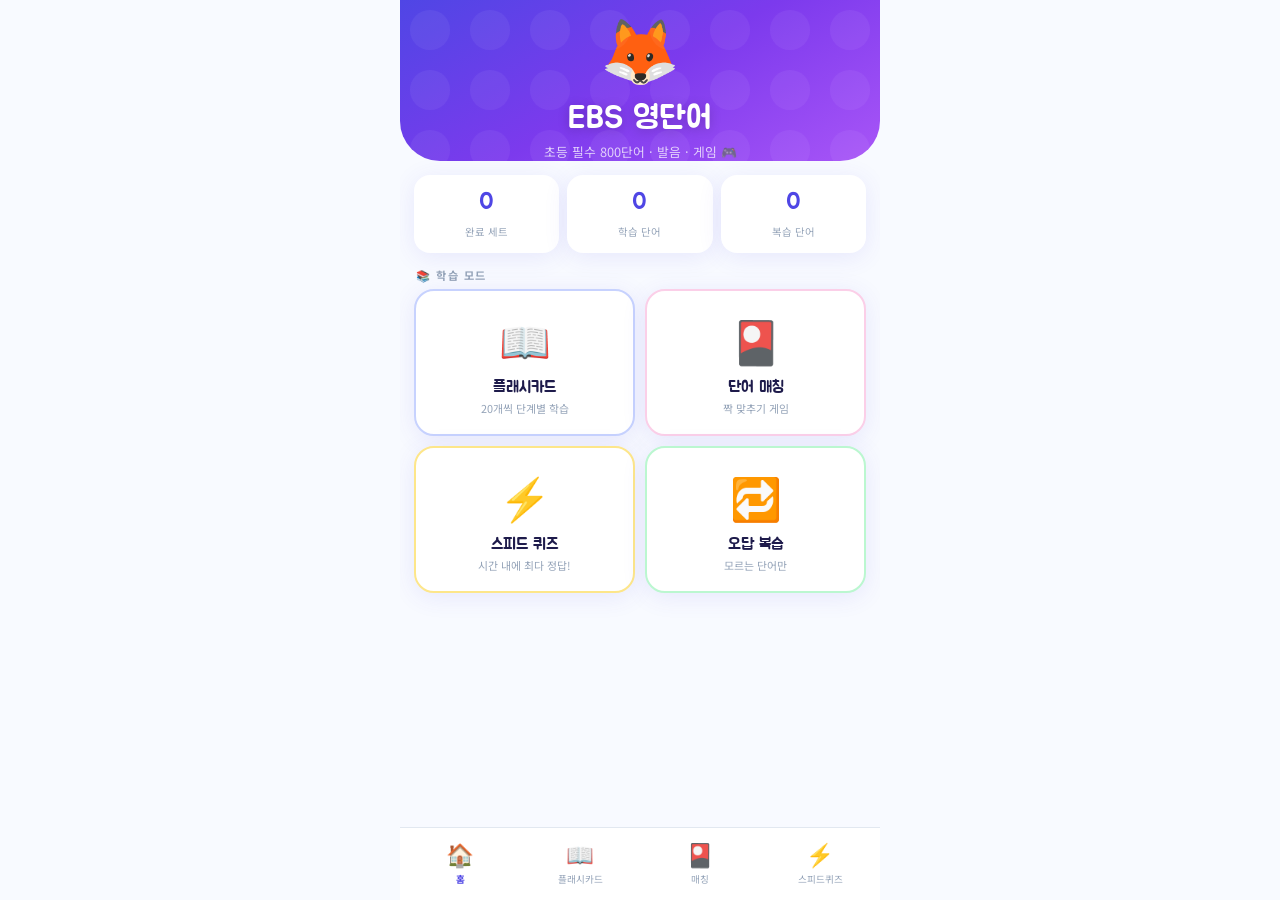
<file: index.html>
<!DOCTYPE html>
<html lang="ko">
<head>
<meta charset="UTF-8">
<meta name="viewport" content="width=device-width,initial-scale=1,user-scalable=no,viewport-fit=cover">
<meta name="mobile-web-app-capable" content="yes">
<meta name="apple-mobile-web-app-capable" content="yes">
<meta name="apple-mobile-web-app-status-bar-style" content="black-translucent">
<meta name="apple-mobile-web-app-title" content="EBS 영단어">
<meta name="theme-color" content="#4f46e5">
<link rel="manifest" href="manifest.json">
<title>EBS 영단어 앱</title>
<link href="https://fonts.googleapis.com/css2?family=Jua&family=Noto+Sans+KR:wght@400;700&display=swap" rel="stylesheet">
<style>
/* ────────────────── TOKENS ────────────────── */
:root{
  --ind:#4f46e5; --ind-l:#818cf8; --ind-d:#3730a3;
  --grn:#22c55e; --grn-d:#16a34a;
  --red:#ef4444; --red-d:#dc2626;
  --amb:#f59e0b; --amb-d:#d97706;
  --pnk:#ec4899; --pnk-d:#db2777;
  --bg:#f8faff; --surface:#ffffff;
  --txt:#1e1b4b; --muted:#94a3b8; --border:#e2e8f0;
  --radius:20px; --card-shadow:0 4px 24px rgba(79,70,229,.10);
  --safe-t:env(safe-area-inset-top,0px);
  --safe-b:env(safe-area-inset-bottom,0px);
}
*{box-sizing:border-box;margin:0;padding:0;-webkit-tap-highlight-color:transparent;}
html,body{height:100%;overflow:hidden;background:var(--bg);font-family:'Noto Sans KR',sans-serif;color:var(--txt);}

/* ────────────────── APP SHELL ────────────────── */
#app{display:flex;flex-direction:column;height:100%;max-width:480px;margin:0 auto;position:relative;overflow:hidden;}

/* ────────────────── SCREENS ────────────────── */
.screen{
  position:absolute;inset:0;display:flex;flex-direction:column;
  background:var(--bg);overflow-y:auto;overflow-x:hidden;
  -webkit-overflow-scrolling:touch;
  transition:transform .32s cubic-bezier(.4,0,.2,1),opacity .32s ease;
  padding-bottom:calc(64px + var(--safe-b));
}
.screen.off{transform:translateX(100%);opacity:0;pointer-events:none;}
.screen.offL{transform:translateX(-100%);opacity:0;pointer-events:none;}

/* ────────────────── TOPBAR ────────────────── */
.topbar{
  display:flex;align-items:center;gap:10px;flex-shrink:0;
  padding:calc(var(--safe-t) + 14px) 16px 14px;
  background:linear-gradient(135deg,var(--ind),var(--ind-d));
  color:#fff;
}
.tb-back{background:rgba(255,255,255,.18);border:none;border-radius:10px;padding:6px 12px;color:#fff;font-size:.85rem;cursor:pointer;}
.tb-back:active{opacity:.7;}
.tb-title{flex:1;font-family:'Jua',sans-serif;font-size:1.15rem;text-align:center;}
.tb-right{width:56px;text-align:right;font-size:.75rem;opacity:.8;}

/* ────────────────── HOME ────────────────── */
#homeScreen{padding-bottom:calc(64px + var(--safe-b));}
.home-hero{
  background:linear-gradient(150deg,#4f46e5 0%,#7c3aed 50%,#a855f7 100%);
  padding:calc(var(--safe-t)+28px) 20px 36px;
  text-align:center;border-radius:0 0 40px 40px;flex-shrink:0;
  position:relative;overflow:hidden;
}
.home-hero::before{content:'';position:absolute;inset:0;background:url("data:image/svg+xml,%3Csvg width='60' height='60' viewBox='0 0 60 60' xmlns='http://www.w3.org/2000/svg'%3E%3Cg fill='none' fill-rule='evenodd'%3E%3Cg fill='%23ffffff' fill-opacity='0.05'%3E%3Ccircle cx='30' cy='30' r='20'/%3E%3C/g%3E%3C/g%3E%3C/svg%3E");pointer-events:none;}
.app-mascot{font-size:4rem;display:block;animation:mascotBob 3s ease-in-out infinite alternate;}
@keyframes mascotBob{from{transform:translateY(0);}to{transform:translateY(-10px);}}
.app-name{font-family:'Jua',sans-serif;font-size:2rem;color:#fff;margin-top:6px;text-shadow:0 2px 12px rgba(0,0,0,.2);}
.app-sub{font-size:.8rem;color:rgba(255,255,255,.75);margin-top:4px;}

.stats-row{display:flex;gap:8px;padding:14px 14px 0;}
.stat-card{flex:1;background:var(--surface);border-radius:16px;padding:12px 8px;text-align:center;box-shadow:var(--card-shadow);}
.stat-card .sv{font-family:'Jua',sans-serif;font-size:1.5rem;color:var(--ind);display:block;}
.stat-card .sl{font-size:.65rem;color:var(--muted);margin-top:2px;}

.section-hd{font-size:.7rem;color:var(--muted);padding:14px 16px 6px;text-transform:uppercase;letter-spacing:1.5px;font-weight:700;}

.menu-grid{display:grid;grid-template-columns:1fr 1fr;gap:10px;padding:0 14px;}
.menu-cell{
  background:var(--surface);border-radius:var(--radius);padding:18px 12px;
  text-align:center;cursor:pointer;box-shadow:var(--card-shadow);
  transition:transform .15s,box-shadow .15s;border:2px solid transparent;
  position:relative;overflow:hidden;
}
.menu-cell:active{transform:scale(.95);box-shadow:none;}
.menu-cell.c-ind{border-color:#c7d2fe;}
.menu-cell.c-grn{border-color:#bbf7d0;}
.menu-cell.c-amb{border-color:#fde68a;}
.menu-cell.c-pnk{border-color:#fbcfe8;}
.mc-icon{font-size:2.6rem;display:block;margin-bottom:8px;}
.mc-title{font-family:'Jua',sans-serif;font-size:1rem;color:var(--txt);}
.mc-desc{font-size:.68rem;color:var(--muted);margin-top:3px;}
.mc-badge{position:absolute;top:8px;right:8px;background:var(--red);color:#fff;border-radius:8px;font-size:.6rem;padding:2px 7px;font-weight:700;}

.review-strip{
  margin:10px 14px 0;background:linear-gradient(135deg,#fff0f6,#fef3c7);
  border:2px solid #fbcfe8;border-radius:16px;padding:12px 14px;
  display:flex;align-items:center;gap:10px;cursor:pointer;
}
.review-strip:active{opacity:.8;}
.rs-icon{font-size:1.6rem;}
.rs-body{flex:1;}
.rs-title{font-size:.9rem;font-weight:700;color:var(--txt);}
.rs-sub{font-size:.7rem;color:var(--muted);}

/* ────────────────── BOTTOM NAV ────────────────── */
.bottom-nav{
  display:flex;background:var(--surface);
  border-top:1px solid var(--border);
  padding:8px 0 calc(8px + var(--safe-b));
  flex-shrink:0;position:absolute;bottom:0;left:0;right:0;z-index:100;
}
.nav-btn{flex:1;display:flex;flex-direction:column;align-items:center;gap:3px;padding:6px 4px;border:none;background:none;cursor:pointer;}
.nav-btn:active{transform:scale(.88);}
.nav-icon{font-size:1.4rem;transition:transform .2s;}
.nav-label{font-size:.6rem;color:var(--muted);font-family:'Noto Sans KR',sans-serif;}
.nav-btn.active .nav-icon{animation:navPop .3s ease;}
.nav-btn.active .nav-label{color:var(--ind);font-weight:700;}
@keyframes navPop{0%{transform:scale(1);}50%{transform:scale(1.3);}100%{transform:scale(1);}}

/* ────────────────── FLASHCARD ────────────────── */
.set-tabs{display:flex;gap:8px;padding:10px 14px 0;flex-shrink:0;}
.set-tab{flex:1;padding:9px;border-radius:12px;border:2px solid var(--border);background:var(--surface);font-family:'Jua',sans-serif;font-size:.88rem;cursor:pointer;transition:all .15s;color:var(--txt);text-align:center;}
.set-tab.active{background:var(--ind);border-color:var(--ind);color:#fff;}
.set-tab:active{transform:scale(.95);}

.set-grid{display:grid;grid-template-columns:repeat(4,1fr);gap:7px;padding:10px 14px;}
.set-cell{background:var(--surface);border:2px solid var(--border);border-radius:13px;padding:9px 4px;text-align:center;cursor:pointer;transition:all .15s;position:relative;}
.set-cell:active{transform:scale(.92);background:#eef2ff;}
.set-cell.done{border-color:var(--grn);background:#f0fdf4;}
.set-cell.done::after{content:'✓';position:absolute;top:3px;right:5px;font-size:.6rem;color:var(--grn);}
.set-cell.prog{border-color:var(--ind);}
.sc-num{font-family:'Jua',sans-serif;font-size:.95rem;color:var(--txt);display:block;}
.sc-range{font-size:.55rem;color:var(--muted);display:block;margin-top:1px;}
.sc-pct{font-size:.58rem;margin-top:2px;color:var(--grn);}

/* Study area */
.fc-study{flex:1;display:flex;flex-direction:column;padding:10px 14px;gap:10px;overflow:hidden;min-height:0;}
.fc-hud{display:flex;align-items:center;gap:8px;flex-shrink:0;}
.pill{background:var(--surface);border-radius:50px;padding:4px 12px;font-size:.78rem;box-shadow:0 2px 8px rgba(0,0,0,.06);}
.pill.g{color:var(--grn);}
.pill.r{color:var(--red);}
.prog-wrap{flex:1;height:8px;background:var(--border);border-radius:4px;overflow:hidden;}
.prog-fill{height:100%;border-radius:4px;background:linear-gradient(90deg,var(--ind),var(--grn));transition:width .4s ease;}

.scene{flex:1;perspective:1100px;position:relative;min-height:0;}
.card-3d{width:100%;height:100%;transform-style:preserve-3d;transition:transform .5s cubic-bezier(.4,0,.2,1);position:relative;}
.card-3d.flip{transform:rotateY(180deg);}
.face{position:absolute;inset:0;border-radius:var(--radius);display:flex;flex-direction:column;align-items:center;justify-content:center;backface-visibility:hidden;-webkit-backface-visibility:hidden;cursor:pointer;padding:22px 18px;box-shadow:var(--card-shadow);}
.face.front{background:var(--surface);border-top:6px solid var(--ind);}
.face.back{background:#fffbf0;border-top:6px solid var(--amb);transform:rotateY(180deg);}
.f-word{font-family:'Jua',sans-serif;font-size:2.8rem;color:var(--txt);text-align:center;line-height:1.1;}
.f-word.md{font-size:2rem;}
.f-word.sm{font-size:1.5rem;}
.f-kor{font-family:'Jua',sans-serif;font-size:2.2rem;color:var(--txt);text-align:center;margin:10px 0;line-height:1.25;}
.f-kor.sm{font-size:1.5rem;}
.f-back-eng{font-size:.9rem;color:var(--ind);margin-bottom:4px;}
.f-hint{font-size:.68rem;color:var(--muted);position:absolute;bottom:12px;animation:blinkHint 2s infinite;}
@keyframes blinkHint{0%,100%{opacity:.35;}50%{opacity:1;}}
.speak-btn{background:linear-gradient(135deg,var(--ind),var(--ind-d));border:none;border-radius:50px;padding:9px 20px;color:#fff;font-family:'Jua',sans-serif;font-size:.95rem;cursor:pointer;display:flex;align-items:center;gap:6px;box-shadow:0 4px 14px rgba(79,70,229,.3);margin-top:10px;}
.speak-btn:active{transform:scale(.95);}

.swipe-hint{text-align:center;font-size:.68rem;color:var(--muted);flex-shrink:0;}
.act-row{display:flex;gap:10px;flex-shrink:0;}
.act-btn{flex:1;padding:14px 10px;border-radius:18px;border:none;font-family:'Jua',sans-serif;font-size:1rem;cursor:pointer;transition:transform .12s;display:flex;align-items:center;justify-content:center;gap:6px;}
.act-btn:active{transform:scale(.95);}
.act-k{background:linear-gradient(135deg,var(--grn),var(--grn-d));color:#fff;box-shadow:0 4px 14px rgba(34,197,94,.28);}
.act-d{background:linear-gradient(135deg,var(--red),var(--red-d));color:#fff;box-shadow:0 4px 14px rgba(239,68,68,.28);}

/* FC result */
.fc-res{display:none;flex-direction:column;gap:12px;padding:14px;align-items:center;}
.fc-res.on{display:flex;}
.res-box{background:var(--surface);border-radius:var(--radius);padding:22px 18px;box-shadow:var(--card-shadow);width:100%;text-align:center;border-top:6px solid var(--amb);animation:popUp .35s cubic-bezier(.175,.885,.32,1.275);}
@keyframes popUp{from{transform:scale(.8);opacity:0;}to{transform:scale(1);opacity:1;}}
.res-emo{font-size:3.5rem;}
.res-ttl{font-family:'Jua',sans-serif;font-size:1.8rem;color:var(--txt);margin:4px 0;}
.res-pct{font-family:'Jua',sans-serif;font-size:3rem;color:var(--ind);}
.res-stats{display:flex;gap:8px;justify-content:center;margin:10px 0;}
.res-stat{background:#f8faff;border-radius:12px;padding:8px 14px;text-align:center;}
.res-stat .rv{font-family:'Jua',sans-serif;font-size:1.3rem;display:block;}
.res-stat .rl{font-size:.62rem;color:var(--muted);}
.res-stat.g .rv{color:var(--grn);}
.res-stat.r .rv{color:var(--red);}
.dont-scroll{background:#fff5f5;border-radius:12px;padding:10px;width:100%;max-height:130px;overflow-y:auto;text-align:left;}
.dont-row{display:flex;justify-content:space-between;padding:4px 0;border-bottom:1px dashed #ffe4e4;font-size:.8rem;}
.dont-row:last-child{border:none;}
.res-btns{display:flex;flex-direction:column;gap:8px;width:100%;}
.res-btn{padding:13px;border-radius:16px;border:none;font-family:'Jua',sans-serif;font-size:1rem;cursor:pointer;transition:transform .12s;}
.res-btn:active{transform:scale(.96);}
.rb-rev{background:linear-gradient(135deg,var(--red),var(--red-d));color:#fff;}
.rb-again{background:linear-gradient(135deg,var(--ind),var(--ind-d));color:#fff;}
.rb-back{background:var(--surface);color:var(--muted);border:2px solid var(--border);}

/* ────────────────── MATCHING ────────────────── */
.mt-hud{display:flex;gap:7px;padding:10px 14px;align-items:center;flex-shrink:0;}
.mt-hud .pill .pv{font-family:'Jua',sans-serif;font-size:1.05rem;}
.mt-hud .pbar{flex:1;height:8px;background:var(--border);border-radius:4px;overflow:hidden;}
.mt-hud .pbar-fill{height:100%;border-radius:4px;background:linear-gradient(90deg,var(--pnk),var(--ind));transition:width .4s;}

.mt-cols{display:grid;grid-template-columns:1fr 1fr;gap:8px;padding:4px 14px 8px;flex:1;}
.col-hd{font-size:.62rem;color:var(--muted);text-align:center;text-transform:uppercase;letter-spacing:1.5px;margin-bottom:4px;}
.m-col{display:flex;flex-direction:column;gap:7px;}
.m-card{
  padding:11px 9px;border-radius:13px;border:2.5px solid transparent;
  cursor:pointer;text-align:center;font-size:.9rem;font-weight:700;
  transition:transform .12s,background .12s,border-color .12s;
  min-height:50px;display:flex;align-items:center;justify-content:center;
  position:relative;line-height:1.25;word-break:break-word;user-select:none;
  box-shadow:0 2px 8px rgba(0,0,0,.05);
}
.m-card.eng{background:#eef2ff;border-color:#c7d2fe;color:#312e81;}
.m-card.kor{background:#fdf2f8;border-color:#fbcfe8;color:#831843;}
.m-card.eng.sel{background:var(--ind);border-color:var(--ind-d);color:#fff;transform:scale(1.05);}
.m-card.kor.sel{background:var(--pnk);border-color:var(--pnk-d);color:#fff;transform:scale(1.05);}
.m-card.matched{background:#f0fdf4;border-color:var(--grn);color:var(--grn);opacity:.6;cursor:default;}
.m-card.matched::after{content:'✓';position:absolute;right:7px;top:50%;transform:translateY(-50%);font-size:.8rem;}
.m-card.wrong-f{animation:wrongShake .4s ease;background:#fee2e2!important;border-color:var(--red)!important;}
@keyframes wrongShake{0%,100%{transform:translateX(0);}25%{transform:translateX(-8px);}75%{transform:translateX(8px);}}
.m-spk{position:absolute;top:4px;right:5px;font-size:.62rem;opacity:.35;}
.m-card.sel .m-spk{opacity:1;}

.mt-setup-inner{padding:10px 14px;display:flex;flex-direction:column;gap:10px;}
.mt-diff-row{display:flex;gap:8px;}
.diff-opt{flex:1;padding:10px;border-radius:12px;border:2px solid var(--border);background:var(--surface);font-family:'Jua',sans-serif;font-size:.85rem;cursor:pointer;transition:all .15s;color:var(--txt);text-align:center;}
.diff-opt.active{background:var(--pnk);border-color:var(--pnk-d);color:#fff;}
.diff-opt:active{transform:scale(.95);}
.mt-start{width:100%;padding:14px;border-radius:18px;border:none;background:linear-gradient(135deg,var(--pnk),var(--pnk-d));color:#fff;font-family:'Jua',sans-serif;font-size:1.05rem;cursor:pointer;box-shadow:0 4px 14px rgba(236,72,153,.28);}
.mt-start:active{transform:scale(.97);}

.next-rnd{display:none;margin:0 14px 10px;padding:13px;border-radius:16px;border:none;background:linear-gradient(135deg,var(--grn),var(--grn-d));color:#fff;font-family:'Jua',sans-serif;font-size:1rem;cursor:pointer;box-shadow:0 4px 14px rgba(34,197,94,.28);}
.next-rnd.on{display:block;animation:popUp .3s ease;}
.next-rnd:active{transform:scale(.97);}

.mt-res{display:none;flex-direction:column;gap:12px;padding:14px;align-items:center;}
.mt-res.on{display:flex;}
.mt-res-box{background:var(--surface);border-radius:var(--radius);padding:22px 18px;box-shadow:var(--card-shadow);width:100%;text-align:center;border-top:6px solid var(--pnk);animation:popUp .35s cubic-bezier(.175,.885,.32,1.275);}
.mt-score{font-family:'Jua',sans-serif;font-size:2.8rem;color:var(--pnk);}
.mt-rstats{display:flex;gap:8px;justify-content:center;margin:10px 0;flex-wrap:wrap;}
.mt-rstat{background:#fdf2f8;border-radius:12px;padding:8px 13px;}
.mt-rstat .rv{font-family:'Jua',sans-serif;font-size:1.2rem;color:var(--pnk);display:block;}
.mt-rstat .rl{font-size:.62rem;color:var(--muted);}
.mt-rbtns{display:flex;gap:8px;width:100%;}
.mt-rbtn{flex:1;padding:13px;border-radius:16px;border:none;font-family:'Jua',sans-serif;font-size:.95rem;cursor:pointer;}
.mt-rbtn:active{transform:scale(.96);}
.mt-rbtn.again{background:linear-gradient(135deg,var(--pnk),var(--pnk-d));color:#fff;}
.mt-rbtn.back{background:var(--surface);color:var(--muted);border:2px solid var(--border);}

/* ────────────────── SPEED QUIZ ────────────────── */
.sq-setup-inner{padding:12px 14px;display:flex;flex-direction:column;gap:12px;}
.sq-label{font-size:.7rem;color:var(--muted);font-weight:700;text-transform:uppercase;letter-spacing:1px;margin-bottom:4px;}
.sq-opt-row{display:flex;gap:8px;}
.sq-opt{flex:1;padding:10px;border-radius:12px;border:2px solid var(--border);background:var(--surface);font-family:'Jua',sans-serif;font-size:.82rem;cursor:pointer;transition:all .15s;color:var(--txt);text-align:center;}
.sq-opt.active{background:var(--amb);border-color:var(--amb-d);color:#fff;}
.sq-opt:active{transform:scale(.95);}
.sq-go{width:100%;padding:14px;border-radius:18px;border:none;background:linear-gradient(135deg,var(--amb),var(--amb-d));color:#fff;font-family:'Jua',sans-serif;font-size:1.05rem;cursor:pointer;box-shadow:0 4px 14px rgba(245,158,11,.28);}
.sq-go:active{transform:scale(.97);}

.sq-hud{display:flex;gap:7px;padding:10px 14px;align-items:center;flex-shrink:0;}
.timer-box{background:var(--surface);border-radius:16px;padding:6px 12px;box-shadow:0 2px 8px rgba(0,0,0,.06);flex:2;text-align:center;}
.tv{font-family:'Jua',sans-serif;font-size:1.6rem;color:var(--txt);line-height:1;}
.t-bar{height:6px;background:var(--border);border-radius:3px;margin-top:4px;overflow:hidden;}
.t-fill{height:100%;border-radius:3px;background:linear-gradient(90deg,var(--grn),var(--ind));transition:width 1s linear;}
.timer-box.danger .tv{color:var(--red);animation:dangerPulse .5s infinite alternate;}
.timer-box.danger .t-fill{background:linear-gradient(90deg,var(--red),var(--amb));}
@keyframes dangerPulse{from{transform:scale(1);}to{transform:scale(1.15);}}

.combo-tag{display:none;background:linear-gradient(135deg,var(--amb),#e07010);color:#fff;border-radius:50px;padding:4px 14px;font-size:.78rem;margin:0 14px;text-align:center;font-family:'Jua',sans-serif;}
.combo-tag.on{display:block;}

.sq-q-box{background:var(--surface);border-radius:var(--radius);margin:4px 14px 8px;padding:18px 16px;box-shadow:var(--card-shadow);border-top:5px solid var(--amb);flex-shrink:0;}
.q-meta{display:flex;justify-content:space-between;font-size:.68rem;color:var(--muted);margin-bottom:6px;}
.q-stem{font-size:2rem;text-align:center;background:linear-gradient(135deg,#fffbeb,#fff0f5);border-radius:14px;padding:14px 10px;min-height:80px;display:flex;align-items:center;justify-content:center;line-height:1.3;font-family:'Jua',sans-serif;color:var(--txt);}
.q-stem.sm{font-size:1.4rem;}
.q-grid{display:grid;grid-template-columns:1fr 1fr;gap:8px;margin-top:12px;}
.q-btn{padding:12px 8px;border-radius:14px;border:2.5px solid var(--border);background:#fafafa;font-family:'Jua',sans-serif;font-size:.9rem;color:var(--txt);cursor:pointer;transition:all .12s;min-height:52px;display:flex;align-items:center;justify-content:center;text-align:center;line-height:1.3;word-break:break-word;}
.q-btn:active:not(:disabled){transform:scale(.96);}
.q-btn.correct{background:#f0fdf4;border-color:var(--grn);color:var(--grn);}
.q-btn.wrong{background:#fee2e2;border-color:var(--red);color:var(--red);animation:wrongShake .4s ease;}
.q-btn:disabled{cursor:default;}

.sq-res{display:none;flex-direction:column;gap:12px;padding:14px;align-items:center;}
.sq-res.on{display:flex;}
.sqr-box{background:var(--surface);border-radius:var(--radius);padding:22px 18px;box-shadow:var(--card-shadow);width:100%;text-align:center;border-top:6px solid var(--amb);animation:popUp .35s cubic-bezier(.175,.885,.32,1.275);}
.sqr-score{font-family:'Jua',sans-serif;font-size:3rem;color:var(--amb);}
.sqr-stars{font-size:1.6rem;letter-spacing:4px;margin:4px 0;}
.sq-rstats{display:flex;gap:8px;justify-content:center;margin:10px 0;flex-wrap:wrap;}
.sq-rstat{background:#fffbeb;border-radius:12px;padding:8px 13px;}
.sq-rstat .rv{font-family:'Jua',sans-serif;font-size:1.2rem;color:var(--amb);display:block;}
.sq-rstat .rl{font-size:.62rem;color:var(--muted);}
.sq-rbtns{display:flex;gap:8px;width:100%;}
.sq-rbtn{flex:1;padding:13px;border-radius:16px;border:none;font-family:'Jua',sans-serif;font-size:.95rem;cursor:pointer;}
.sq-rbtn:active{transform:scale(.96);}
.sq-rbtn.again{background:linear-gradient(135deg,var(--amb),var(--amb-d));color:#fff;}
.sq-rbtn.back{background:var(--surface);color:var(--muted);border:2px solid var(--border);}

/* ────────────────── FLOATING FX ────────────────── */
.fx-msg{position:fixed;pointer-events:none;z-index:9999;font-family:'Jua',sans-serif;font-size:1.15rem;animation:fxFloat .85s ease-out forwards;white-space:nowrap;}
@keyframes fxFloat{0%{opacity:1;transform:translateY(0) scale(1);}100%{opacity:0;transform:translateY(-75px) scale(1.2);}}
.fx-conf{position:fixed;pointer-events:none;z-index:9998;border-radius:50%;animation:confFall 1.5s ease-in forwards;}
@keyframes confFall{0%{opacity:1;transform:translateY(-20px) rotate(0);}100%{opacity:0;transform:translateY(100vh) rotate(720deg);}}
.banner{position:fixed;top:calc(var(--safe-t)+62px);left:50%;transform:translateX(-50%);background:linear-gradient(135deg,var(--amb),#e07010);color:#fff;padding:8px 22px;border-radius:50px;font-family:'Jua',sans-serif;font-size:.95rem;z-index:9997;box-shadow:0 4px 20px rgba(245,158,11,.4);white-space:nowrap;animation:bannerIn .35s ease,bannerOut .35s ease 1.7s forwards;pointer-events:none;}
@keyframes bannerIn{from{transform:translateX(-50%) scale(.6);}to{transform:translateX(-50%) scale(1);}}
@keyframes bannerOut{to{opacity:0;transform:translateX(-50%) scale(.9);}}

/* ────────────────── INSTALL PROMPT ────────────────── */
.install-bar{display:none;background:linear-gradient(135deg,var(--ind),var(--ind-d));color:#fff;padding:10px 14px;align-items:center;gap:10px;flex-shrink:0;}
.install-bar.show{display:flex;}
.install-bar button{background:rgba(255,255,255,.2);border:none;border-radius:10px;padding:6px 14px;color:#fff;font-family:'Jua',sans-serif;font-size:.85rem;cursor:pointer;white-space:nowrap;}
.install-bar .dismiss{background:none;opacity:.6;padding:4px;}

/* empty state */
.empty-state{text-align:center;padding:28px 20px;background:var(--surface);border-radius:16px;margin:8px 14px;}
.empty-state .ei{font-size:2.5rem;margin-bottom:8px;}
.empty-state .et{font-size:.88rem;color:var(--muted);line-height:1.6;}
</style>
</head>
<body>
<div id="app">

<!-- ════ INSTALL BAR ════ -->
<div class="install-bar" id="installBar">
  <span style="flex:1;font-size:.85rem;">📱 홈 화면에 앱으로 추가하기</span>
  <button onclick="doInstall()">설치</button>
  <button class="dismiss" onclick="document.getElementById('installBar').classList.remove('show')">✕</button>
</div>

<!-- ════ HOME ════ -->
<div id="homeScreen" class="screen">
  <div class="home-hero">
    <span class="app-mascot">🦊</span>
    <div class="app-name">EBS 영단어</div>
    <div class="app-sub">초등 필수 800단어 · 발음 · 게임 🎮</div>
  </div>
  <div class="stats-row">
    <div class="stat-card"><span class="sv" id="hsSets">0</span><span class="sl">완료 세트</span></div>
    <div class="stat-card"><span class="sv" id="hsWords">0</span><span class="sl">학습 단어</span></div>
    <div class="stat-card"><span class="sv" id="hsReview">0</span><span class="sl">복습 단어</span></div>
  </div>
  <div id="reviewStrip"></div>
  <div class="section-hd">📚 학습 모드</div>
  <div class="menu-grid">
    <div class="menu-cell c-ind" onclick="nav('fc')">
      <span class="mc-icon">📖</span>
      <div class="mc-title">플래시카드</div>
      <div class="mc-desc">20개씩 단계별 학습</div>
    </div>
    <div class="menu-cell c-pnk" onclick="nav('mt')">
      <span class="mc-icon">🎴</span>
      <div class="mc-title">단어 매칭</div>
      <div class="mc-desc">짝 맞추기 게임</div>
    </div>
    <div class="menu-cell c-amb" onclick="nav('sq')">
      <span class="mc-icon">⚡</span>
      <div class="mc-title">스피드 퀴즈</div>
      <div class="mc-desc">시간 내에 최다 정답!</div>
    </div>
    <div class="menu-cell c-grn" onclick="goReviewFromHome()">
      <span class="mc-icon">🔁</span>
      <div class="mc-title">오답 복습</div>
      <div class="mc-desc">모르는 단어만</div>
      <div class="mc-badge" id="reviewBadge" style="display:none">!</div>
    </div>
  </div>
</div>

<!-- ════ FLASHCARD ════ -->
<div id="fcScreen" class="screen off">
  <div class="topbar">
    <button class="tb-back" onclick="goHome()">← 홈</button>
    <div class="tb-title" id="fcTopTitle">📖 플래시카드</div>
    <div class="tb-right" id="fcTopRight"></div>
  </div>

  <!-- set select -->
  <div id="fcSets">
    <div class="set-tabs">
      <button class="set-tab active" onclick="fcTabMode('all',this)">📚 전체</button>
      <button class="set-tab" onclick="fcTabMode('review',this)">🔁 복습</button>
    </div>
    <div class="set-grid" id="fcSetGrid"></div>
  </div>

  <!-- study -->
  <div id="fcStudy" class="fc-study" style="display:none;flex-direction:column;">
    <div class="fc-hud">
      <div class="pill g">✅ <span id="fcK">0</span></div>
      <div class="prog-wrap"><div class="prog-fill" id="fcProg" style="width:0%"></div></div>
      <div class="pill r">❌ <span id="fcD">0</span></div>
    </div>
    <div class="scene" id="fcScene">
      <div class="card-3d" id="fc3d">
        <div class="face front" onclick="fcFlip()">
          <div class="f-word" id="fcEng"></div>
          <button class="speak-btn" onclick="event.stopPropagation();speak(fcWords[fcIdx].eng)">🔊 발음 듣기</button>
          <div class="f-hint">탭하면 뜻이 나와요</div>
        </div>
        <div class="face back" onclick="fcFlip()">
          <div class="f-back-eng" id="fcBEng"></div>
          <div class="f-kor" id="fcKor"></div>
          <div class="f-hint">탭하면 앞으로 돌아가요</div>
        </div>
      </div>
    </div>
    <div class="swipe-hint">⬅️ 알아요 &nbsp;|&nbsp; 모르면 ➡️</div>
    <div class="act-row">
      <button class="act-btn act-k" onclick="fcMark(true)">✅ 알아요!</button>
      <button class="act-btn act-d" onclick="fcMark(false)">❌ 몰라요</button>
    </div>
  </div>

  <!-- result -->
  <div class="fc-res" id="fcResult">
    <div class="res-box">
      <div class="res-emo" id="fcREmoji">🎉</div>
      <div class="res-ttl" id="fcRTitle">완료!</div>
      <div class="res-pct" id="fcRPct">0%</div>
      <div class="res-stats">
        <div class="res-stat g"><span class="rv" id="fcRK">0</span><span class="rl">✅ 알아요</span></div>
        <div class="res-stat r"><span class="rv" id="fcRD">0</span><span class="rl">❌ 몰라요</span></div>
        <div class="res-stat"><span class="rv" id="fcRT">0</span><span class="rl">총 단어</span></div>
      </div>
      <div class="dont-scroll" id="fcRList"></div>
    </div>
    <div class="res-btns">
      <button class="res-btn rb-rev" id="fcRRevBtn" onclick="fcDoReview()">🔁 모르는 단어 복습</button>
      <button class="res-btn rb-again" onclick="fcRestart()">↩️ 다시 학습</button>
      <button class="res-btn rb-back" onclick="fcBackSets()">← 세트 목록</button>
    </div>
  </div>
</div>

<!-- ════ MATCHING ════ -->
<div id="mtScreen" class="screen off">
  <div class="topbar">
    <button class="tb-back" onclick="goHome()">← 홈</button>
    <div class="tb-title">🎴 단어 매칭</div>
    <div class="tb-right" id="mtTopRight"></div>
  </div>

  <!-- setup -->
  <div id="mtSetup">
    <div class="mt-setup-inner">
      <div>
        <div class="sq-label">난이도 (한 라운드 쌍 수)</div>
        <div class="mt-diff-row">
          <button class="diff-opt active" onclick="mtDiff(4,this)">🌱 4쌍</button>
          <button class="diff-opt" onclick="mtDiff(6,this)">🌿 6쌍</button>
          <button class="diff-opt" onclick="mtDiff(8,this)">🌳 8쌍</button>
        </div>
      </div>
      <button class="mt-start" onclick="mtStart()">🚀 게임 시작!</button>
    </div>
  </div>

  <!-- game -->
  <div id="mtGame" style="display:none;flex-direction:column;flex:1;">
    <div class="mt-hud">
      <div class="pill">점수 <span class="pv" id="mtScore">0</span></div>
      <div class="pill">R<span class="pv" id="mtRound">1</span></div>
      <div class="pill">❤️<span class="pv" id="mtLives">3</span></div>
      <div class="pbar"><div class="pbar-fill" id="mtProg" style="width:0%"></div></div>
    </div>
    <div class="mt-cols">
      <div><div class="col-hd">🇺🇸 영어</div><div class="m-col" id="mtEng"></div></div>
      <div><div class="col-hd">🇰🇷 한국어</div><div class="m-col" id="mtKor"></div></div>
    </div>
    <button class="next-rnd" id="mtNext" onclick="mtRound()">다음 라운드 ➡️</button>
  </div>

  <!-- result -->
  <div class="mt-res" id="mtResult">
    <div class="mt-res-box">
      <div class="res-emo" id="mtREmoji">🏆</div>
      <div class="res-ttl" id="mtRTitle">완료!</div>
      <div class="mt-score" id="mtRScore">0점</div>
      <div class="mt-rstats">
        <div class="mt-rstat"><span class="rv" id="mtRRound">0</span><span class="rl">라운드</span></div>
        <div class="mt-rstat"><span class="rv" id="mtRMatched">0</span><span class="rl">✅ 매칭</span></div>
        <div class="mt-rstat"><span class="rv" id="mtRMiss">0</span><span class="rl">❌ 오답</span></div>
        <div class="mt-rstat"><span class="rv" id="mtRCombo">0</span><span class="rl">🔥 최고</span></div>
      </div>
    </div>
    <div class="mt-rbtns">
      <button class="mt-rbtn again" onclick="mtSetupShow()">🔄 다시</button>
      <button class="mt-rbtn back" onclick="goHome()">🏠 홈</button>
    </div>
  </div>
</div>

<!-- ════ SPEED QUIZ ════ -->
<div id="sqScreen" class="screen off">
  <div class="topbar">
    <button class="tb-back" onclick="goHome()">← 홈</button>
    <div class="tb-title">⚡ 스피드 퀴즈</div>
    <div class="tb-right" id="sqTopRight"></div>
  </div>

  <!-- setup -->
  <div id="sqSetup">
    <div class="sq-setup-inner">
      <div>
        <div class="sq-label">📝 퀴즈 방향</div>
        <div class="sq-opt-row">
          <button class="sq-opt active" onclick="sqModeSet('k2e',this)">🇰🇷→🇺🇸 뜻→영단어</button>
          <button class="sq-opt" onclick="sqModeSet('e2k',this)">🇺🇸→🇰🇷 영단어→뜻</button>
        </div>
      </div>
      <div>
        <div class="sq-label">⏱️ 제한 시간</div>
        <div class="sq-opt-row">
          <button class="sq-opt" onclick="sqTimeSet(30,this)">30초</button>
          <button class="sq-opt active" onclick="sqTimeSet(60,this)">60초</button>
          <button class="sq-opt" onclick="sqTimeSet(90,this)">90초</button>
          <button class="sq-opt" onclick="sqTimeSet(120,this)">2분</button>
        </div>
      </div>
      <button class="sq-go" onclick="sqStart()">🚀 시작!</button>
    </div>
  </div>

  <!-- game -->
  <div id="sqGame" style="display:none;flex-direction:column;">
    <div class="sq-hud">
      <div class="pill">점수 <span class="pv" id="sqScore">0</span></div>
      <div class="pill">🔥<span class="pv" id="sqComboDisp">0</span></div>
      <div class="timer-box" id="sqTimerBox">
        <div class="tv" id="sqTimer">60</div>
        <div class="t-bar"><div class="t-fill" id="sqTimerFill" style="width:100%"></div></div>
      </div>
    </div>
    <div class="combo-tag" id="sqCTag"></div>
    <div class="sq-q-box">
      <div class="q-meta">
        <span id="sqQLabel">방향</span>
        <span id="sqQNum">문제 1</span>
      </div>
      <div class="q-stem" id="sqStem"></div>
      <div class="q-grid" id="sqGrid"></div>
    </div>
  </div>

  <!-- result -->
  <div class="sq-res" id="sqResult">
    <div class="sqr-box">
      <div class="res-emo" id="sqREmoji">🏆</div>
      <div class="res-ttl" id="sqRTitle">완료!</div>
      <div class="sqr-score" id="sqRScore">0점</div>
      <div class="sqr-stars" id="sqRStars">⭐⭐⭐</div>
      <div class="sq-rstats">
        <div class="sq-rstat"><span class="rv" id="sqRC">0</span><span class="rl">✅ 정답</span></div>
        <div class="sq-rstat"><span class="rv" id="sqRW">0</span><span class="rl">❌ 오답</span></div>
        <div class="sq-rstat"><span class="rv" id="sqRCombo">0</span><span class="rl">🔥 최고콤보</span></div>
        <div class="sq-rstat"><span class="rv" id="sqRAcc">0%</span><span class="rl">🎯 정확도</span></div>
      </div>
      <div class="dont-scroll" id="sqRList"></div>
    </div>
    <div class="sq-rbtns">
      <button class="sq-rbtn again" onclick="sqReset()">🔄 다시</button>
      <button class="sq-rbtn back" onclick="goHome()">🏠 홈</button>
    </div>
  </div>
</div>

<!-- ════ BOTTOM NAV ════ -->
<nav class="bottom-nav">
  <button class="nav-btn active" id="nHome" onclick="goHome()"><div class="nav-icon">🏠</div><div class="nav-label">홈</div></button>
  <button class="nav-btn" id="nFc" onclick="nav('fc')"><div class="nav-icon">📖</div><div class="nav-label">플래시카드</div></button>
  <button class="nav-btn" id="nMt" onclick="nav('mt')"><div class="nav-icon">🎴</div><div class="nav-label">매칭</div></button>
  <button class="nav-btn" id="nSq" onclick="nav('sq')"><div class="nav-icon">⚡</div><div class="nav-label">스피드퀴즈</div></button>
</nav>
</div><!-- /app -->

<script>
/* ══════════════════════ DATA ══════════════════════ */
const W=[{"eng": "a", "kor": "하나의"}, {"eng": "bike", "kor": "자전거"}, {"eng": "club", "kor": "클럽"}, {"eng": "eleven", "kor": "11"}, {"eng": "gray", "kor": "회색"}, {"eng": "king", "kor": "왕"}, {"eng": "newspaper", "kor": "신문"}, {"eng": "read", "kor": "읽다"}, {"eng": "south", "kor": "남쪽"}, {"eng": "trip", "kor": "여행"}, {"eng": "about", "kor": "~에 관하여"}, {"eng": "bill", "kor": "청구서"}, {"eng": "coat", "kor": "코트"}, {"eng": "end", "kor": "끝"}, {"eng": "great", "kor": "큰"}, {"eng": "kiss", "kor": "키스"}, {"eng": "next", "kor": "다음의"}, {"eng": "ready", "kor": "준비가 된"}, {"eng": "space", "kor": "공간"}, {"eng": "truck", "kor": "트럭"}, {"eng": "above", "kor": "~보다 위에"}, {"eng": "bird", "kor": "새"}, {"eng": "coffee", "kor": "커피"}, {"eng": "energy", "kor": "에너지"}, {"eng": "green", "kor": "녹색"}, {"eng": "kitchen", "kor": "부엌"}, {"eng": "nice", "kor": "좋은"}, {"eng": "recreation", "kor": "오락"}, {"eng": "spaghetti", "kor": "스파게티"}, {"eng": "true", "kor": "정말의"}, {"eng": "across", "kor": "~을 가로질러/건너서"}, {"eng": "birth", "kor": "태어남"}, {"eng": "cold", "kor": "추운"}, {"eng": "enough", "kor": "충분한"}, {"eng": "ground", "kor": "땅"}, {"eng": "knife", "kor": "작은 칼"}, {"eng": "night", "kor": "밤"}, {"eng": "red", "kor": "빨간"}, {"eng": "speak", "kor": "말하다"}, {"eng": "try", "kor": "노력하다"}, {"eng": "act", "kor": "행동"}, {"eng": "biscuit", "kor": "비스킷"}, {"eng": "collect", "kor": "모으다"}, {"eng": "enter", "kor": "~에 들어가다"}, {"eng": "group", "kor": "무리"}, {"eng": "know", "kor": "알다"}, {"eng": "nine", "kor": "9"}, {"eng": "remember", "kor": "기억하다"}, {"eng": "speed", "kor": "빠르기"}, {"eng": "turn", "kor": "돌다"}, {"eng": "add", "kor": "더하다"}, {"eng": "black", "kor": "검은"}, {"eng": "college", "kor": "대학(교)"}, {"eng": "evening", "kor": "저녁"}, {"eng": "grow", "kor": "자라다"}, {"eng": "lady", "kor": "숙녀"}, {"eng": "no", "kor": "아니"}, {"eng": "restaurant", "kor": "식당"}, {"eng": "spoon", "kor": "숟가락"}, {"eng": "twelve", "kor": "12"}, {"eng": "address", "kor": "주소"}, {"eng": "blood", "kor": "피"}, {"eng": "color", "kor": "색"}, {"eng": "every", "kor": "모든"}, {"eng": "guess", "kor": "어림짐작하다"}, {"eng": "lake", "kor": "호수"}, {"eng": "north", "kor": "북"}, {"eng": "restroom", "kor": "화장실"}, {"eng": "sport", "kor": "운동"}, {"eng": "twenty", "kor": "20"}, {"eng": "adult", "kor": "어른"}, {"eng": "blue", "kor": "파란"}, {"eng": "come", "kor": "오다"}, {"eng": "example", "kor": "예"}, {"eng": "guitar", "kor": "(악기) 기타"}, {"eng": "land", "kor": "땅"}, {"eng": "nose", "kor": "코"}, {"eng": "return", "kor": "돌아오다"}, {"eng": "spring", "kor": "봄"}, {"eng": "twenty-first", "kor": "스물한 번째의"}, {"eng": "afraid", "kor": "~을 두려워하는/꺼리는"}, {"eng": "board", "kor": "판자"}, {"eng": "comic", "kor": "웃기는"}, {"eng": "exercise", "kor": "운동"}, {"eng": "gum", "kor": "고무"}, {"eng": "large", "kor": "넓은"}, {"eng": "not", "kor": "~아니다"}, {"eng": "ribbon", "kor": "리본"}, {"eng": "staff", "kor": "직원"}, {"eng": "twenty-second", "kor": "스물두 번째의"}, {"eng": "after", "kor": "~의 뒤에"}, {"eng": "boat", "kor": "보트"}, {"eng": "company", "kor": "회사"}, {"eng": "eye", "kor": "눈"}, {"eng": "guy", "kor": "남자"}, {"eng": "laser", "kor": "레이저"}, {"eng": "note", "kor": "필기"}, {"eng": "rich", "kor": "부자의"}, {"eng": "stand", "kor": "서다"}, {"eng": "twenty-third", "kor": "스물세 번째의"}, {"eng": "afternoon", "kor": "오후"}, {"eng": "body", "kor": "몸"}, {"eng": "compute", "kor": "계산하다"}, {"eng": "face", "kor": "얼굴"}, {"eng": "habit", "kor": "버릇"}, {"eng": "last", "kor": "최후의"}, {"eng": "notebook", "kor": "공책"}, {"eng": "right", "kor": "옳은"}, {"eng": "star", "kor": "별"}, {"eng": "twice", "kor": "2회"}, {"eng": "again", "kor": "다시"}, {"eng": "bone", "kor": "뼈"}, {"eng": "condition", "kor": "상태"}, {"eng": "fact", "kor": "사실"}, {"eng": "hair", "kor": "머리카락"}, {"eng": "late", "kor": "늦은"}, {"eng": "nothing", "kor": "아무것도 아닌 것"}, {"eng": "ring", "kor": "반지"}, {"eng": "start", "kor": "출발하다"}, {"eng": "two", "kor": "2"}, {"eng": "against", "kor": "~에 반대하여"}, {"eng": "book", "kor": "책"}, {"eng": "congratulate", "kor": "축하하다"}, {"eng": "fail", "kor": "실패하다"}, {"eng": "hamburger", "kor": "햄버거"}, {"eng": "lazy", "kor": "게으른"}, {"eng": "now", "kor": "지금"}, {"eng": "river", "kor": "강"}, {"eng": "stay", "kor": "머무르다"}, {"eng": "type", "kor": "유형"}, {"eng": "age", "kor": "나이"}, {"eng": "borrow", "kor": "빌리다"}, {"eng": "control", "kor": "통제"}, {"eng": "fall", "kor": "떨어지다"}, {"eng": "hand", "kor": "손"}, {"eng": "learn", "kor": "배우다"}, {"eng": "number", "kor": "수"}, {"eng": "road", "kor": "길"}, {"eng": "steak", "kor": "스테이크"}, {"eng": "ugly", "kor": "못생긴"}, {"eng": "ago", "kor": "(지금부터) ~ 전에/이전에"}, {"eng": "both", "kor": "둘 다"}, {"eng": "cook", "kor": "요리하다"}, {"eng": "family", "kor": "가족"}, {"eng": "hang", "kor": "걸다"}, {"eng": "left", "kor": "왼쪽의"}, {"eng": "nurse", "kor": "간호사"}, {"eng": "robot", "kor": "로봇"}, {"eng": "stone", "kor": "돌"}, {"eng": "umbrella", "kor": "우산"}, {"eng": "agree", "kor": "동의하다"}, {"eng": "bottle", "kor": "(액체를 담는) 병"}, {"eng": "cookie", "kor": "쿠키"}, {"eng": "fan", "kor": "선풍기"}, {"eng": "happy", "kor": "기쁜"}, {"eng": "leg", "kor": "다리"}, {"eng": "of", "kor": "~의"}, {"eng": "rock", "kor": "바위"}, {"eng": "stop", "kor": "멈추다"}, {"eng": "uncle", "kor": "삼촌"}, {"eng": "ahead", "kor": "앞쪽에"}, {"eng": "bottom", "kor": "밑바닥"}, {"eng": "cool", "kor": "시원한"}, {"eng": "far", "kor": "먼"}, {"eng": "hard", "kor": "단단한"}, {"eng": "lesson", "kor": "수업"}, {"eng": "off", "kor": "~에서 떨어져/벗어나/내려서"}, {"eng": "room", "kor": "방"}, {"eng": "store", "kor": "가게"}, {"eng": "under", "kor": "~아래에/바로 밑에"}, {"eng": "air", "kor": "공기"}, {"eng": "box", "kor": "박스"}, {"eng": "corner", "kor": "구석"}, {"eng": "farm", "kor": "농장"}, {"eng": "hat", "kor": "모자"}, {"eng": "letter", "kor": "글자"}, {"eng": "office", "kor": "사무실"}, {"eng": "rose", "kor": "장미"}, {"eng": "story", "kor": "이야기"}, {"eng": "understand", "kor": "이해하다"}, {"eng": "airplane", "kor": "비행기"}, {"eng": "boy", "kor": "소년"}, {"eng": "cost", "kor": "값"}, {"eng": "fast", "kor": "빠른"}, {"eng": "hate", "kor": "미워하다"}, {"eng": "library", "kor": "도서관"}, {"eng": "often", "kor": "자주"}, {"eng": "run", "kor": "달리다"}, {"eng": "street", "kor": "거리"}, {"eng": "up", "kor": "위로"}, {"eng": "album", "kor": "(음악) 앨범"}, {"eng": "brave", "kor": "용감한"}, {"eng": "could", "kor": "(can의 과거형) ~할 수 있었다"}, {"eng": "fat", "kor": "뚱뚱한"}, {"eng": "have", "kor": "가지다"}, {"eng": "lie", "kor": "누워 있다"}, {"eng": "oil", "kor": "기름"}, {"eng": "sad", "kor": "슬픈"}, {"eng": "strong", "kor": "강한"}, {"eng": "use", "kor": "쓰다"}, {"eng": "all", "kor": "모든"}, {"eng": "bread", "kor": "빵"}, {"eng": "country", "kor": "나라"}, {"eng": "father", "kor": "아버지"}, {"eng": "he", "kor": "그"}, {"eng": "life", "kor": "삶"}, {"eng": "okay", "kor": "네"}, {"eng": "safe", "kor": "안전한"}, {"eng": "study", "kor": "공부하다"}, {"eng": "vegetable", "kor": "채소"}, {"eng": "almost", "kor": "거의"}, {"eng": "break", "kor": "깨뜨리다"}, {"eng": "couple", "kor": "한 쌍"}, {"eng": "favorite", "kor": "마음에 드는"}, {"eng": "head", "kor": "머리"}, {"eng": "light", "kor": "빛"}, {"eng": "old", "kor": "늙은"}, {"eng": "salad", "kor": "샐러드"}, {"eng": "style", "kor": "방식"}, {"eng": "very", "kor": "매우"}, {"eng": "alone", "kor": "혼자의"}, {"eng": "breakfast", "kor": "아침 식사"}, {"eng": "course", "kor": "진로"}, {"eng": "feel", "kor": "느끼다"}, {"eng": "heart", "kor": "심장"}, {"eng": "like", "kor": "좋아하다"}, {"eng": "on", "kor": "(날짜) ~에"}, {"eng": "sale", "kor": "판매"}, {"eng": "subway", "kor": "지하철"}, {"eng": "video", "kor": "영상"}, {"eng": "along", "kor": "~을 따라서/끼고"}, {"eng": "bridge", "kor": "다리"}, {"eng": "court", "kor": "안마당"}, {"eng": "festival", "kor": "페스티벌"}, {"eng": "heat", "kor": "열"}, {"eng": "line", "kor": "선"}, {"eng": "one", "kor": "1"}, {"eng": "salt", "kor": "소금"}, {"eng": "sugar", "kor": "설탕"}, {"eng": "violin", "kor": "바이올린"}, {"eng": "already", "kor": "이미"}, {"eng": "bright", "kor": "밝은"}, {"eng": "cousin", "kor": "사촌"}, {"eng": "field", "kor": "들판"}, {"eng": "heavy", "kor": "무거운"}, {"eng": "lion", "kor": "사자"}, {"eng": "only", "kor": "유일한"}, {"eng": "same", "kor": "같은"}, {"eng": "summer", "kor": "여름"}, {"eng": "visit", "kor": "방문하다"}, {"eng": "alright", "kor": "괜찮은"}, {"eng": "bring", "kor": "가져오다"}, {"eng": "cover", "kor": "덮다"}, {"eng": "fight", "kor": "싸움"}, {"eng": "hello", "kor": "안녕하세요"}, {"eng": "lip", "kor": "입술"}, {"eng": "open", "kor": "열린"}, {"eng": "sand", "kor": "모래"}, {"eng": "sun", "kor": "해"}, {"eng": "voice", "kor": "목소리"}, {"eng": "also", "kor": "(~도) 또한"}, {"eng": "brother", "kor": "형제(형 또는 아우)"}, {"eng": "cow", "kor": "암소"}, {"eng": "file", "kor": "파일"}, {"eng": "helmet", "kor": "헬멧"}, {"eng": "listen", "kor": "듣다"}, {"eng": "or", "kor": "또는"}, {"eng": "sandwich", "kor": "샌드위치"}, {"eng": "sure", "kor": "확실한"}, {"eng": "wait", "kor": "기다리다"}, {"eng": "always", "kor": "늘"}, {"eng": "brown", "kor": "갈색"}, {"eng": "crayon", "kor": "크레용"}, {"eng": "fill", "kor": "채우다"}, {"eng": "help", "kor": "돕다"}, {"eng": "little", "kor": "작은"}, {"eng": "orange", "kor": "오렌지"}, {"eng": "save", "kor": "구하다"}, {"eng": "swim", "kor": "헤엄치다"}, {"eng": "wake", "kor": "깨다"}, {"eng": "and", "kor": "~와/과"}, {"eng": "brush", "kor": "붓"}, {"eng": "cream", "kor": "(우유로 만든) 크림"}, {"eng": "film", "kor": "엷은 막"}, {"eng": "here", "kor": "여기에"}, {"eng": "live", "kor": "살다"}, {"eng": "out", "kor": "밖에"}, {"eng": "say", "kor": "말하다"}, {"eng": "table", "kor": "식탁"}, {"eng": "walk", "kor": "걷다"}, {"eng": "animal", "kor": "동물"}, {"eng": "build", "kor": "(건물을) 짓다"}, {"eng": "cross", "kor": "십자형"}, {"eng": "find", "kor": "찾아내다"}, {"eng": "hero", "kor": "영웅"}, {"eng": "long", "kor": "긴"}, {"eng": "over", "kor": "~위쪽에"}, {"eng": "school", "kor": "학교"}, {"eng": "tail", "kor": "꼬리"}, {"eng": "wall", "kor": "벽"}, {"eng": "another", "kor": "또 하나의"}, {"eng": "burn", "kor": "(불에) 타다"}, {"eng": "cry", "kor": "울다"}, {"eng": "fine", "kor": "좋은"}, {"eng": "high", "kor": "높은"}, {"eng": "look", "kor": "보다"}, {"eng": "page", "kor": "쪽"}, {"eng": "science", "kor": "과학"}, {"eng": "take", "kor": "잡다"}, {"eng": "want", "kor": "원하다"}, {"eng": "answer", "kor": "대답"}, {"eng": "bus", "kor": "버스"}, {"eng": "culture", "kor": "문화"}, {"eng": "finger", "kor": "손가락"}, {"eng": "hike", "kor": "하이킹을 하다"}, {"eng": "love", "kor": "사랑"}, {"eng": "paint", "kor": "페인트"}, {"eng": "scissors", "kor": "가위"}, {"eng": "talk", "kor": "말하다"}, {"eng": "war", "kor": "전쟁"}, {"eng": "any", "kor": "어떤"}, {"eng": "business", "kor": "사업"}, {"eng": "cup", "kor": "컵"}, {"eng": "finish", "kor": "끝내다"}, {"eng": "hill", "kor": "작은 산"}, {"eng": "low", "kor": "낮은"}, {"eng": "pants", "kor": "바지"}, {"eng": "score", "kor": "득점"}, {"eng": "tall", "kor": "키가 큰"}, {"eng": "warm", "kor": "따뜻한"}, {"eng": "apartment", "kor": "아파트"}, {"eng": "busy", "kor": "바쁜"}, {"eng": "curtain", "kor": "커튼"}, {"eng": "fire", "kor": "불"}, {"eng": "history", "kor": "역사"}, {"eng": "luck", "kor": "운"}, {"eng": "paper", "kor": "종이"}, {"eng": "sea", "kor": "바다"}, {"eng": "tape", "kor": "납작한 끈"}, {"eng": "wash", "kor": "씻다"}, {"eng": "apple", "kor": "사과"}, {"eng": "but", "kor": "그러나"}, {"eng": "customer", "kor": "손님"}, {"eng": "first", "kor": "첫째의"}, {"eng": "hit", "kor": "때리다"}, {"eng": "lunch", "kor": "점심"}, {"eng": "parent", "kor": "부모 (중 한 분)"}, {"eng": "season", "kor": "계절"}, {"eng": "taste", "kor": "맛"}, {"eng": "watch", "kor": "보다"}, {"eng": "area", "kor": "지역"}, {"eng": "butter", "kor": "버터"}, {"eng": "cut", "kor": "베다"}, {"eng": "fish", "kor": "물고기"}, {"eng": "hobby", "kor": "취미"}, {"eng": "mad", "kor": "미친"}, {"eng": "park", "kor": "공원"}, {"eng": "second", "kor": "둘째의"}, {"eng": "taxi", "kor": "택시"}, {"eng": "water", "kor": "물"}, {"eng": "arm", "kor": "팔"}, {"eng": "button", "kor": "(옷의) 단추"}, {"eng": "dance", "kor": "춤추다"}, {"eng": "five", "kor": "5"}, {"eng": "hold", "kor": "들다"}, {"eng": "mail", "kor": "우편"}, {"eng": "part", "kor": "부분"}, {"eng": "see", "kor": "보다"}, {"eng": "teach", "kor": "가르치다"}, {"eng": "watermelon", "kor": "수박"}, {"eng": "around", "kor": "주위에"}, {"eng": "buy", "kor": "사다"}, {"eng": "danger", "kor": "위험"}, {"eng": "fix", "kor": "고정하다"}, {"eng": "holiday", "kor": "휴일"}, {"eng": "make", "kor": "만들다"}, {"eng": "partner", "kor": "동반자"}, {"eng": "sell", "kor": "팔다"}, {"eng": "team", "kor": "팀"}, {"eng": "way", "kor": "길"}, {"eng": "arrive", "kor": "도착하다"}, {"eng": "by", "kor": "~곁에"}, {"eng": "dark", "kor": "어두운"}, {"eng": "floor", "kor": "바닥"}, {"eng": "home", "kor": "집"}, {"eng": "man", "kor": "남자"}, {"eng": "party", "kor": "파티"}, {"eng": "send", "kor": "보내다"}, {"eng": "telephone", "kor": "전화기"}, {"eng": "we", "kor": "우리"}, {"eng": "art", "kor": "예술"}, {"eng": "cake", "kor": "케이크"}, {"eng": "date", "kor": "날짜"}, {"eng": "flower", "kor": "꽃"}, {"eng": "homework", "kor": "숙제"}, {"eng": "many", "kor": "많은"}, {"eng": "pass", "kor": "지나가다"}, {"eng": "service", "kor": "봉사"}, {"eng": "television", "kor": "텔레비전"}, {"eng": "wear", "kor": "입고 있다"}, {"eng": "as", "kor": "~로서"}, {"eng": "call", "kor": "부르다"}, {"eng": "daughter", "kor": "딸"}, {"eng": "fly", "kor": "날다"}, {"eng": "honest", "kor": "정직한"}, {"eng": "map", "kor": "지도"}, {"eng": "pay", "kor": "치르다"}, {"eng": "set", "kor": "놓다"}, {"eng": "tell", "kor": "말하다"}, {"eng": "weather", "kor": "날씨"}, {"eng": "ask", "kor": "~에게 ···을 묻다/질문하다"}, {"eng": "camera", "kor": "카메라"}, {"eng": "day", "kor": "낮"}, {"eng": "focus", "kor": "초점"}, {"eng": "hope", "kor": "희망"}, {"eng": "marathon", "kor": "마라톤"}, {"eng": "pen", "kor": "펜"}, {"eng": "seven", "kor": "7"}, {"eng": "ten", "kor": "10"}, {"eng": "website", "kor": "웹사이트"}, {"eng": "at", "kor": "(장소/시간/나이) ~에(서)"}, {"eng": "camp", "kor": "야영"}, {"eng": "dead", "kor": "죽은"}, {"eng": "food", "kor": "음식"}, {"eng": "horse", "kor": "말"}, {"eng": "market", "kor": "시장"}, {"eng": "pencil", "kor": "연필"}, {"eng": "she", "kor": "그녀"}, {"eng": "tennis", "kor": "테니스"}, {"eng": "wedding", "kor": "결혼"}, {"eng": "aunt", "kor": "아줌마"}, {"eng": "campaign", "kor": "캠페인"}, {"eng": "death", "kor": "죽음"}, {"eng": "fool", "kor": "바보"}, {"eng": "hospital", "kor": "병원"}, {"eng": "marry", "kor": "~와 결혼하다"}, {"eng": "people", "kor": "사람들"}, {"eng": "ship", "kor": "배"}, {"eng": "tent", "kor": "천막"}, {"eng": "week", "kor": "주"}, {"eng": "autumn", "kor": "가을"}, {"eng": "can", "kor": "~할 수 있다"}, {"eng": "decide", "kor": "결심하다"}, {"eng": "foot", "kor": "발"}, {"eng": "hot", "kor": "뜨거운"}, {"eng": "mathematics", "kor": "수학"}, {"eng": "piano", "kor": "피아노"}, {"eng": "shirt", "kor": "셔츠"}, {"eng": "test", "kor": "시험"}, {"eng": "weekend", "kor": "주말"}, {"eng": "away", "kor": "(시공간적으로) 떨어져"}, {"eng": "candy", "kor": "사탕"}, {"eng": "deep", "kor": "깊은"}, {"eng": "football", "kor": "풋볼"}, {"eng": "hour", "kor": "시간"}, {"eng": "may", "kor": "~할지도 모르다"}, {"eng": "pick", "kor": "고르다"}, {"eng": "shoe", "kor": "신"}, {"eng": "textbook", "kor": "교과서"}, {"eng": "weight", "kor": "무게"}, {"eng": "baby", "kor": "갓난아이"}, {"eng": "cap", "kor": "모자"}, {"eng": "delicious", "kor": "매우 맛있는"}, {"eng": "for", "kor": "~을 위해"}, {"eng": "house", "kor": "집"}, {"eng": "meat", "kor": "고기"}, {"eng": "picture", "kor": "그림"}, {"eng": "shop", "kor": "가게"}, {"eng": "than", "kor": "~보다"}, {"eng": "welcome", "kor": "맞이하다"}, {"eng": "back", "kor": "등"}, {"eng": "car", "kor": "자동차"}, {"eng": "design", "kor": "계획"}, {"eng": "forest", "kor": "숲"}, {"eng": "how", "kor": "어떻게"}, {"eng": "medal", "kor": "메달"}, {"eng": "pig", "kor": "돼지"}, {"eng": "short", "kor": "짧은"}, {"eng": "thank", "kor": "~에게 감사하다/고마워하다"}, {"eng": "well", "kor": "잘"}, {"eng": "bad", "kor": "나쁜"}, {"eng": "card", "kor": "카드"}, {"eng": "desk", "kor": "책상"}, {"eng": "forget", "kor": "잊다"}, {"eng": "however", "kor": "그러나"}, {"eng": "meet", "kor": "만나다"}, {"eng": "pilot", "kor": "조종사"}, {"eng": "should", "kor": "~해야 한다"}, {"eng": "that", "kor": "그것"}, {"eng": "west", "kor": "서쪽"}, {"eng": "badminton", "kor": "배드민턴"}, {"eng": "care", "kor": "돌봄"}, {"eng": "dialogue", "kor": "대화"}, {"eng": "fork", "kor": "포크"}, {"eng": "human", "kor": "인간"}, {"eng": "member", "kor": "회원"}, {"eng": "pink", "kor": "분홍색"}, {"eng": "show", "kor": "보여주다"}, {"eng": "the", "kor": "그"}, {"eng": "wet", "kor": "젖은"}, {"eng": "bag", "kor": "자루"}, {"eng": "carrot", "kor": "당근"}, {"eng": "die", "kor": "죽다"}, {"eng": "form", "kor": "모양"}, {"eng": "hundred", "kor": "100"}, {"eng": "memory", "kor": "기억"}, {"eng": "pizza", "kor": "피자"}, {"eng": "shy", "kor": "수줍은"}, {"eng": "there", "kor": "그곳에서"}, {"eng": "what", "kor": "무엇"}, {"eng": "bake", "kor": "굽다"}, {"eng": "carry", "kor": "나르다"}, {"eng": "difficult", "kor": "어려운"}, {"eng": "four", "kor": "4"}, {"eng": "hunt", "kor": "사냥하다"}, {"eng": "middle", "kor": "중앙"}, {"eng": "place", "kor": "장소"}, {"eng": "sick", "kor": "아픈"}, {"eng": "they", "kor": "그들"}, {"eng": "when", "kor": "언제"}, {"eng": "ball", "kor": "공"}, {"eng": "case", "kor": "상자"}, {"eng": "dinner", "kor": "정찬"}, {"eng": "fox", "kor": "여우"}, {"eng": "hurry", "kor": "서두르다"}, {"eng": "might", "kor": "(may의 과거형) ~할지도 모르다"}, {"eng": "plan", "kor": "계획"}, {"eng": "side", "kor": "쪽"}, {"eng": "thing", "kor": "물건"}, {"eng": "where", "kor": "어디에"}, {"eng": "banana", "kor": "바나나"}, {"eng": "cash", "kor": "현금"}, {"eng": "discuss", "kor": "논의하다"}, {"eng": "free", "kor": "자유로운"}, {"eng": "husband", "kor": "남편"}, {"eng": "milk", "kor": "젖"}, {"eng": "plastic", "kor": "플라스틱의"}, {"eng": "sing", "kor": "노래하다"}, {"eng": "think", "kor": "생각하다"}, {"eng": "white", "kor": "흰색"}, {"eng": "bank", "kor": "은행"}, {"eng": "cat", "kor": "고양이"}, {"eng": "do", "kor": "하다"}, {"eng": "fresh", "kor": "신선한"}, {"eng": "I", "kor": "나는"}, {"eng": "mind", "kor": "마음"}, {"eng": "play", "kor": "놀다"}, {"eng": "sister", "kor": "언니"}, {"eng": "third", "kor": "셋째의"}, {"eng": "who", "kor": "누구"}, {"eng": "base", "kor": "토대"}, {"eng": "catch", "kor": "잡다"}, {"eng": "doctor", "kor": "의사"}, {"eng": "friend", "kor": "벗"}, {"eng": "ice", "kor": "얼음"}, {"eng": "miss", "kor": "놓치다"}, {"eng": "please", "kor": "부디"}, {"eng": "sit", "kor": "앉다"}, {"eng": "thirst", "kor": "목마름"}, {"eng": "why", "kor": "왜"}, {"eng": "baseball", "kor": "야구"}, {"eng": "center", "kor": "중심"}, {"eng": "dog", "kor": "개"}, {"eng": "from", "kor": "~에서/으로부터"}, {"eng": "idea", "kor": "생각"}, {"eng": "model", "kor": "모형"}, {"eng": "point", "kor": "뾰족한 끝"}, {"eng": "six", "kor": "6"}, {"eng": "thirteen", "kor": "13"}, {"eng": "wife", "kor": "아내"}, {"eng": "basket", "kor": "바구니"}, {"eng": "certain", "kor": "확실한"}, {"eng": "doll", "kor": "인형"}, {"eng": "front", "kor": "앞"}, {"eng": "if", "kor": "만약에/만일 ~이라면"}, {"eng": "money", "kor": "돈"}, {"eng": "police", "kor": "경찰"}, {"eng": "size", "kor": "크기"}, {"eng": "thirty", "kor": "30"}, {"eng": "will", "kor": "~할 것이다"}, {"eng": "basketball", "kor": "농구"}, {"eng": "chair", "kor": "의자"}, {"eng": "door", "kor": "문"}, {"eng": "fruit", "kor": "과일"}, {"eng": "image", "kor": "이미지"}, {"eng": "monkey", "kor": "원숭이"}, {"eng": "poor", "kor": "가난한"}, {"eng": "skate", "kor": "스케이트"}, {"eng": "this", "kor": "이것"}, {"eng": "win", "kor": "이기다"}, {"eng": "bat", "kor": "방망이"}, {"eng": "chance", "kor": "기회"}, {"eng": "double", "kor": "두 배의"}, {"eng": "full", "kor": "가득 찬"}, {"eng": "in", "kor": "~안에"}, {"eng": "month", "kor": "월"}, {"eng": "potato", "kor": "감자"}, {"eng": "ski", "kor": "스키"}, {"eng": "three", "kor": "3"}, {"eng": "wind", "kor": "바람"}, {"eng": "bath", "kor": "목욕"}, {"eng": "change", "kor": "변화하다"}, {"eng": "doughnut", "kor": "도넛"}, {"eng": "fun", "kor": "재미"}, {"eng": "inside", "kor": "~안에"}, {"eng": "moon", "kor": "(천체의) 달"}, {"eng": "power", "kor": "힘"}, {"eng": "skin", "kor": "피부"}, {"eng": "ticket", "kor": "표"}, {"eng": "window", "kor": "창"}, {"eng": "be", "kor": "~이다"}, {"eng": "cheap", "kor": "(값이) 싼"}, {"eng": "down", "kor": "아래로"}, {"eng": "future", "kor": "미래"}, {"eng": "internet", "kor": "인터넷"}, {"eng": "morning", "kor": "아침"}, {"eng": "present", "kor": "현재"}, {"eng": "skirt", "kor": "치마"}, {"eng": "tiger", "kor": "호랑이"}, {"eng": "wine", "kor": "포도주"}, {"eng": "beach", "kor": "해변"}, {"eng": "check", "kor": "확인"}, {"eng": "draw", "kor": "그리다"}, {"eng": "game", "kor": "놀이"}, {"eng": "into", "kor": "~안으로"}, {"eng": "mother", "kor": "어머니"}, {"eng": "pretty", "kor": "예쁜"}, {"eng": "sky", "kor": "하늘"}, {"eng": "time", "kor": "시간"}, {"eng": "winter", "kor": "겨울"}, {"eng": "bear", "kor": "곰"}, {"eng": "cheese", "kor": "치즈"}, {"eng": "dream", "kor": "꿈"}, {"eng": "garden", "kor": "뜰"}, {"eng": "introduce", "kor": "소개하다"}, {"eng": "mountain", "kor": "산"}, {"eng": "prince", "kor": "왕자"}, {"eng": "sleep", "kor": "잠"}, {"eng": "tire", "kor": "지치게 하다"}, {"eng": "wish", "kor": "바라다"}, {"eng": "beauty", "kor": "아름다움"}, {"eng": "chicken", "kor": "닭"}, {"eng": "dress", "kor": "의복"}, {"eng": "gas", "kor": "기체"}, {"eng": "invite", "kor": "초대하다"}, {"eng": "mouse", "kor": "쥐"}, {"eng": "print", "kor": "인쇄하다"}, {"eng": "slow", "kor": "느린"}, {"eng": "to", "kor": "~까지"}, {"eng": "with", "kor": "~와"}, {"eng": "because", "kor": "~이므로"}, {"eng": "child", "kor": "아이"}, {"eng": "drink", "kor": "마시다"}, {"eng": "gentleman", "kor": "신사"}, {"eng": "issue", "kor": "문제"}, {"eng": "mouth", "kor": "입"}, {"eng": "problem", "kor": "문제"}, {"eng": "small", "kor": "작은"}, {"eng": "today", "kor": "오늘"}, {"eng": "woman", "kor": "여자"}, {"eng": "become", "kor": "~이 되다"}, {"eng": "chocolate", "kor": "초콜릿"}, {"eng": "drive", "kor": "운전하다"}, {"eng": "get", "kor": "얻다"}, {"eng": "it", "kor": "그것"}, {"eng": "move", "kor": "움직이다"}, {"eng": "program", "kor": "프로그램"}, {"eng": "smell", "kor": "냄새"}, {"eng": "together", "kor": "함께"}, {"eng": "wood", "kor": "나무"}, {"eng": "bed", "kor": "침대"}, {"eng": "choose", "kor": "고르다"}, {"eng": "drop", "kor": "떨어지다"}, {"eng": "girl", "kor": "소녀"}, {"eng": "jacket", "kor": "재킷"}, {"eng": "movie", "kor": "영화"}, {"eng": "project", "kor": "계획"}, {"eng": "smile", "kor": "미소"}, {"eng": "tomato", "kor": "토마토"}, {"eng": "word", "kor": "단어"}, {"eng": "bee", "kor": "벌"}, {"eng": "church", "kor": "교회"}, {"eng": "drum", "kor": "북"}, {"eng": "give", "kor": "주다"}, {"eng": "jam", "kor": "잼"}, {"eng": "much", "kor": "많은"}, {"eng": "puppy", "kor": "강아지"}, {"eng": "snow", "kor": "눈"}, {"eng": "tomorrow", "kor": "내일"}, {"eng": "work", "kor": "일"}, {"eng": "beef", "kor": "쇠고기"}, {"eng": "circle", "kor": "원"}, {"eng": "dry", "kor": "마른"}, {"eng": "glad", "kor": "기쁜"}, {"eng": "job", "kor": "일"}, {"eng": "music", "kor": "음악"}, {"eng": "push", "kor": "누르다"}, {"eng": "so", "kor": "그래서"}, {"eng": "tonight", "kor": "오늘밤"}, {"eng": "world", "kor": "세상"}, {"eng": "before", "kor": "앞에"}, {"eng": "city", "kor": "도시"}, {"eng": "duck", "kor": "오리"}, {"eng": "glass", "kor": "유리"}, {"eng": "join", "kor": "함께하다"}, {"eng": "must", "kor": "~해야 한다"}, {"eng": "put", "kor": "놓다"}, {"eng": "soccer", "kor": "축구"}, {"eng": "too", "kor": "너무나"}, {"eng": "worry", "kor": "걱정하다"}, {"eng": "begin", "kor": "시작하다"}, {"eng": "class", "kor": "학급"}, {"eng": "during", "kor": "~동안"}, {"eng": "go", "kor": "가다"}, {"eng": "juice", "kor": "즙"}, {"eng": "name", "kor": "이름"}, {"eng": "queen", "kor": "여왕"}, {"eng": "sock", "kor": "양말"}, {"eng": "tooth", "kor": "이"}, {"eng": "write", "kor": "쓰다"}, {"eng": "behind", "kor": "~의 뒤에"}, {"eng": "clean", "kor": "깨끗한"}, {"eng": "ear", "kor": "귀"}, {"eng": "goal", "kor": "골"}, {"eng": "jump", "kor": "뛰어오르다"}, {"eng": "nation", "kor": "국가"}, {"eng": "question", "kor": "질문"}, {"eng": "soft", "kor": "부드러운"}, {"eng": "top", "kor": "꼭대기"}, {"eng": "wrong", "kor": "잘못된"}, {"eng": "believe", "kor": "믿다"}, {"eng": "clear", "kor": "확실한"}, {"eng": "early", "kor": "일찍"}, {"eng": "god", "kor": "신"}, {"eng": "just", "kor": "단지"}, {"eng": "nature", "kor": "자연"}, {"eng": "quick", "kor": "빠른"}, {"eng": "software", "kor": "소프트웨어(컴퓨터의 프로그램 체계)"}, {"eng": "touch", "kor": "만지다"}, {"eng": "year", "kor": "해"}, {"eng": "bell", "kor": "종"}, {"eng": "clever", "kor": "영리한"}, {"eng": "earth", "kor": "지구"}, {"eng": "gold", "kor": "금"}, {"eng": "keep", "kor": "계속하다"}, {"eng": "near", "kor": "가까운"}, {"eng": "quiet", "kor": "조용한"}, {"eng": "some", "kor": "조금의"}, {"eng": "town", "kor": "읍"}, {"eng": "yellow", "kor": "노란"}, {"eng": "below", "kor": "~보다 아래에/밑에"}, {"eng": "climb", "kor": "오르다"}, {"eng": "east", "kor": "동쪽"}, {"eng": "good", "kor": "좋은"}, {"eng": "key", "kor": "열쇠"}, {"eng": "neck", "kor": "목"}, {"eng": "quiz", "kor": "퀴즈"}, {"eng": "son", "kor": "아들"}, {"eng": "toy", "kor": "장난감"}, {"eng": "yes", "kor": "네"}, {"eng": "belt", "kor": "띠"}, {"eng": "clock", "kor": "(탁상·괘종시계 등의 휴대용이 아닌) 시계"}, {"eng": "eat", "kor": "먹다"}, {"eng": "goodbye", "kor": "안녕히 계세요/가세요"}, {"eng": "kick", "kor": "차다"}, {"eng": "need", "kor": "필요"}, {"eng": "rabbit", "kor": "토끼"}, {"eng": "song", "kor": "노래"}, {"eng": "track", "kor": "궤도"}, {"eng": "yesterday", "kor": "어제"}, {"eng": "beside", "kor": "~의 옆에/곁에"}, {"eng": "close", "kor": "가까운"}, {"eng": "egg", "kor": "알"}, {"eng": "grandfather", "kor": "할아버지"}, {"eng": "kid", "kor": "아이"}, {"eng": "never", "kor": "결코 ~하지 않다"}, {"eng": "race", "kor": "경주"}, {"eng": "sorry", "kor": "미안한"}, {"eng": "train", "kor": "기차"}, {"eng": "you", "kor": "너"}, {"eng": "between", "kor": "~의 사이에/중간에"}, {"eng": "clothes", "kor": "옷"}, {"eng": "eight", "kor": "8"}, {"eng": "grape", "kor": "포도"}, {"eng": "kill", "kor": "죽이다"}, {"eng": "new", "kor": "새로운"}, {"eng": "radio", "kor": "라디오"}, {"eng": "sound", "kor": "소리"}, {"eng": "travel", "kor": "여행하다"}, {"eng": "young", "kor": "어린"}, {"eng": "big", "kor": "큰"}, {"eng": "cloud", "kor": "구름"}, {"eng": "elephant", "kor": "코끼리"}, {"eng": "grass", "kor": "풀"}, {"eng": "kind", "kor": "친절한"}, {"eng": "news", "kor": "소식"}, {"eng": "rain", "kor": "비"}, {"eng": "soup", "kor": "수프"}, {"eng": "tree", "kor": "나무"}, {"eng": "zoo", "kor": "동물원"}];
const SETS=[];for(let i=0;i<W.length;i+=20)SETS.push(W.slice(i,i+20));

/* ══════════════════════ STORAGE ══════════════════════ */
const ST={
  get:(k,d=null)=>{try{const v=localStorage.getItem(k);return v?JSON.parse(v):d;}catch{return d;}},
  set:(k,v)=>{try{localStorage.setItem(k,JSON.stringify(v));}catch{}}
};
const getProg=()=>ST.get('ebs_prog',{});
const setProg=d=>ST.set('ebs_prog',d);
const getDont=()=>ST.get('ebs_dont',[]);
const setDont=d=>ST.set('ebs_dont',d);

/* ══════════════════════ SPEECH ══════════════════════ */
window.speechSynthesis.getVoices();
window.speechSynthesis.onvoiceschanged=()=>{};
function speak(t){
  if(!window.speechSynthesis)return;
  window.speechSynthesis.cancel();
  const u=new SpeechSynthesisUtterance(t);
  u.lang='en-US';u.rate=0.82;u.pitch=1.05;
  const vs=window.speechSynthesis.getVoices();
  const v=vs.find(v=>v.lang==='en-US'&&/samantha|karen|victoria|zira/i.test(v.name))
    ||vs.find(v=>v.lang==='en-US')||vs.find(v=>v.lang.startsWith('en'));
  if(v)u.voice=v;
  window.speechSynthesis.speak(u);
}

/* ══════════════════════ AUDIO ══════════════════════ */
let _ac;
const AC=()=>{if(!_ac)_ac=new(window.AudioContext||window.webkitAudioContext)();return _ac;};
function bip(f,type,dur,vol=.18,dl=0){
  try{const a=AC(),o=a.createOscillator(),g=a.createGain();
    o.connect(g);g.connect(a.destination);
    o.type=type;o.frequency.value=f;
    g.gain.setValueAtTime(vol,a.currentTime+dl);
    g.gain.exponentialRampToValueAtTime(.001,a.currentTime+dl+dur);
    o.start(a.currentTime+dl);o.stop(a.currentTime+dl+dur);}catch{}
}
const sfx={
  ok:()=>{bip(523,'sine',.1,.2);bip(659,'sine',.1,.2,.1);bip(784,'sine',.18,.22,.2);},
  no:()=>bip(180,'sawtooth',.28,.16),
  combo:()=>[523,659,784,1047].forEach((f,i)=>bip(f,'sine',.14,.2,i*.08)),
  clear:()=>[523,659,784,1047].forEach((f,i)=>bip(f,'sine',.16,.22,i*.09)),
  tick:()=>bip(880,'square',.05,.04),
  over:()=>[380,320,270,220].forEach((f,i)=>bip(f,'triangle',.28,.16,i*.12)),
};

/* ══════════════════════ UTILS ══════════════════════ */
const shuf=a=>{const b=[...a];for(let i=b.length-1;i>0;i--){const j=Math.floor(Math.random()*(i+1));[b[i],b[j]]=[b[j],b[i]];}return b;};
function fxAt(el,txt,col){
  const r=el.getBoundingClientRect();
  const d=document.createElement('div');d.className='fx-msg';
  d.style.cssText=`left:${r.left+r.width/2-24}px;top:${r.top+r.height*.3}px;color:${col};`;
  d.textContent=txt;document.body.appendChild(d);setTimeout(()=>d.remove(),900);
}
function confetti(n=22){
  const C=['#22c55e','#4f46e5','#f59e0b','#ef4444','#a855f7','#ec4899'];
  for(let i=0;i<n;i++)setTimeout(()=>{
    const p=document.createElement('div');p.className='fx-conf';
    const s=6+Math.random()*8;
    p.style.cssText=`left:${10+Math.random()*80}vw;top:0;width:${s}px;height:${s}px;background:${C[i%C.length]};border-radius:${Math.random()>.5?'50%':'3px'};animation-duration:${1.2+Math.random()*.8}s;`;
    document.body.appendChild(p);setTimeout(()=>p.remove(),2200);
  },i*32);
}
function showBanner(txt){
  document.querySelectorAll('.banner').forEach(e=>e.remove());
  const d=document.createElement('div');d.className='banner';d.textContent=txt;
  document.body.appendChild(d);setTimeout(()=>d.remove(),2200);
}

/* ══════════════════════ NAVIGATION ══════════════════════ */
let cur='home',sqTimerID=null;
const screenMap={home:'homeScreen',fc:'fcScreen',mt:'mtScreen',sq:'sqScreen'};
const navMap={home:'nHome',fc:'nFc',mt:'nMt',sq:'nSq'};

function nav(to){
  if(cur===to)return;
  window.speechSynthesis.cancel();
  if(sqTimerID){clearInterval(sqTimerID);sqTimerID=null;}
  const prev=document.getElementById(screenMap[cur]);
  const next=document.getElementById(screenMap[to]);
  prev.classList.add('offL');
  setTimeout(()=>prev.classList.add('off'),350);
  next.classList.remove('off','offL');
  cur=to;
  document.querySelectorAll('.nav-btn').forEach(b=>b.classList.remove('active'));
  const nb=document.getElementById(navMap[to]);
  if(nb)nb.classList.add('active');
  if(to==='fc')fcInit();
  if(to==='mt')mtSetupShow();
  if(to==='sq')sqShowSetup();
}
function goHome(){
  window.speechSynthesis.cancel();
  if(sqTimerID){clearInterval(sqTimerID);sqTimerID=null;}
  if(cur==='home')return;
  const prev=document.getElementById(screenMap[cur]);
  prev.classList.add('off');
  document.getElementById('homeScreen').classList.remove('off','offL');
  cur='home';
  document.querySelectorAll('.nav-btn').forEach(b=>b.classList.remove('active'));
  document.getElementById('nHome').classList.add('active');
  updateHome();
}

/* ══════════════════════ HOME ══════════════════════ */
function updateHome(){
  const prog=getProg(),dont=getDont();
  let sets=0,words=0;
  Object.values(prog).forEach(p=>{if(p.done){sets++;words+=p.know||0;}});
  document.getElementById('hsSets').textContent=sets;
  document.getElementById('hsWords').textContent=words;
  document.getElementById('hsReview').textContent=dont.length;
  document.getElementById('reviewBadge').style.display=dont.length?'block':'none';
  const strip=document.getElementById('reviewStrip');
  strip.innerHTML=dont.length
    ?`<div class="review-strip" onclick="goReviewFromHome()"><div class="rs-icon">🔁</div><div class="rs-body"><div class="rs-title">복습할 단어 ${dont.length}개</div><div class="rs-sub">모르는 단어를 다시 학습해봐요!</div></div><span>›</span></div>`
    :'';
}
function goReviewFromHome(){nav('fc');setTimeout(()=>fcTabMode('review',document.querySelector('.set-tab:nth-child(2)')),80);}
updateHome();

/* ══════════════════════ FLASHCARD ══════════════════════ */
let fcWords=[],fcIdx=0,fcKL=[],fcDL=[],fcFlipped=false,fcBusy=false,fcSetI=-1,fcIsRev=false;

function fcInit(){
  document.getElementById('fcSets').style.display='block';
  document.getElementById('fcStudy').style.display='none';
  document.getElementById('fcResult').classList.remove('on');
  fcRenderSets('all');
}
function fcTabMode(m,btn){
  document.querySelectorAll('.set-tab').forEach(b=>b.classList.remove('active'));
  btn.classList.add('active');
  fcRenderSets(m);
}
function fcRenderSets(m){
  const prog=getProg(),dont=getDont(),g=document.getElementById('fcSetGrid');
  g.innerHTML='';
  if(m==='review'){
    if(!dont.length){g.innerHTML=`<div class="empty-state" style="grid-column:1/-1"><div class="ei">🎉</div><div class="et">모르는 단어가 없어요!<br>전체 학습을 먼저 해봐요.</div></div>`;return;}
    for(let i=0;i<dont.length;i+=20){
      const chunk=dont.slice(i,i+20),n=Math.floor(i/20)+1;
      const c=document.createElement('div');c.className='set-cell prog';
      c.innerHTML=`<span class="sc-num">복${n}</span><span class="sc-range">${chunk.length}개</span><div class="sc-pct">🔁</div>`;
      c.onclick=()=>fcStart(chunk,`복습 ${n}`,true);g.appendChild(c);
    }
    return;
  }
  SETS.forEach((set,i)=>{
    const key=`set_${i}`,p=prog[key],done=p&&p.done,inprog=p&&!p.done;
    const c=document.createElement('div');c.className='set-cell'+(done?' done':inprog?' prog':'');
    const s=i*20+1,e=Math.min(s+19,W.length),pct=p?Math.round(p.know/20*100):0;
    c.innerHTML=`<span class="sc-num">세트${i+1}</span><span class="sc-range">${s}~${e}</span><div class="sc-pct">${done?`✅${pct}%`:inprog?`▶${pct}%`:'🆕'}</div>`;
    c.onclick=()=>fcStart(set,`세트 ${i+1}`,false,i);g.appendChild(c);
  });
}
function fcStart(words,title,isRev=false,si=-1){
  fcWords=[...words];fcSetI=si;fcIsRev=isRev;
  fcIdx=0;fcKL=[];fcDL=[];fcFlipped=false;fcBusy=false;
  document.getElementById('fcTopTitle').textContent=title;
  document.getElementById('fcSets').style.display='none';
  document.getElementById('fcStudy').style.display='flex';
  document.getElementById('fcResult').classList.remove('on');
  fcCard();speak(fcWords[0].eng);
}
function fcCard(){
  const w=fcWords[fcIdx];fcFlipped=false;
  document.getElementById('fc3d').classList.remove('flip');
  const ew=document.getElementById('fcEng');
  ew.textContent=w.eng;
  ew.className='f-word'+(w.eng.length>12?' sm':w.eng.length>8?' md':'');
  document.getElementById('fcBEng').textContent=w.eng;
  const kw=document.getElementById('fcKor');
  kw.textContent=w.kor;kw.className='f-kor'+(w.kor.length>7?' sm':'');
  document.getElementById('fcTopRight').textContent=`${fcIdx+1}/${fcWords.length}`;
  document.getElementById('fcK').textContent=fcKL.length;
  document.getElementById('fcD').textContent=fcDL.length;
  document.getElementById('fcProg').style.width=(fcIdx/fcWords.length*100)+'%';
}
function fcFlip(){
  if(fcBusy)return;
  fcFlipped=!fcFlipped;
  document.getElementById('fc3d').classList.toggle('flip',fcFlipped);
  if(fcFlipped)speak(fcWords[fcIdx].eng);
}
function fcMark(ok){
  if(fcBusy)return;fcBusy=true;
  const w=fcWords[fcIdx];
  if(ok){fcKL.push(w);fxAt(document.getElementById('fc3d'),'✅ 알아요!','#22c55e');}
  else{fcDL.push(w);fxAt(document.getElementById('fc3d'),'❌ 몰라요','#ef4444');}
  const wrap=document.getElementById('fc3d');
  wrap.style.cssText='transition:transform .26s ease,opacity .26s ease;transform:'+(ok?'translateX(-105%)':'translateX(105%)')+';opacity:0;';
  setTimeout(()=>{
    wrap.style.cssText='';fcIdx++;
    if(fcIdx>=fcWords.length){fcBusy=false;fcFinish();return;}
    fcCard();speak(fcWords[fcIdx].eng);
    requestAnimationFrame(()=>setTimeout(()=>{fcBusy=false;},60));
  },280);
}
function fcFinish(){
  const prog=getProg();
  if(!fcIsRev&&fcSetI>=0){prog[`set_${fcSetI}`]={know:fcKL.length,dont:fcDL.length,done:true,total:fcWords.length};setProg(prog);}
  const ex=getDont();
  if(fcIsRev){const ke=new Set(fcKL.map(w=>w.eng)),se=new Set(fcWords.map(w=>w.eng));setDont(ex.filter(w=>!ke.has(w.eng)||!se.has(w.eng)));}
  else{const ee=new Set(ex.map(w=>w.eng)),ke=new Set(fcKL.map(w=>w.eng));setDont([...ex.filter(w=>!ke.has(w.eng)),...fcDL.filter(w=>!ee.has(w.eng))]);}
  fcShowRes();
}
function fcShowRes(){
  document.getElementById('fcStudy').style.display='none';
  const tot=fcWords.length,k=fcKL.length,d=fcDL.length,pct=Math.round(k/tot*100);
  let em,tt;
  if(pct===100){em='🏆';tt='완벽해요!';}else if(pct>=80){em='🌟';tt='잘했어요!';}else if(pct>=50){em='👍';tt='좋아요!';}else{em='💪';tt='파이팅!';}
  document.getElementById('fcREmoji').textContent=em;
  document.getElementById('fcRTitle').textContent=tt;
  document.getElementById('fcRPct').textContent=pct+'%';
  document.getElementById('fcRK').textContent=k;
  document.getElementById('fcRD').textContent=d;
  document.getElementById('fcRT').textContent=tot;
  const dl=document.getElementById('fcRList');
  dl.innerHTML=!fcDL.length?'<div style="text-align:center;color:var(--grn);padding:8px;font-size:.85rem">🎉 모르는 단어 없음!</div>'
    :'<div style="font-size:.7rem;color:var(--red);margin-bottom:6px;font-weight:700">❌ 복습할 단어 ('+fcDL.length+'개)</div>'+fcDL.map(w=>`<div class="dont-row"><b>${w.eng}</b><span style="color:var(--muted)">${w.kor}</span></div>`).join('');
  document.getElementById('fcRRevBtn').style.display=fcDL.length?'block':'none';
  document.getElementById('fcResult').classList.add('on');
  if(pct>=80)confetti();
}
function fcDoReview(){fcStart(fcDL,'복습 세션',true);}
function fcRestart(){fcIdx=0;fcKL=[];fcDL=[];fcFlipped=false;fcBusy=false;document.getElementById('fcResult').classList.remove('on');document.getElementById('fcStudy').style.display='flex';fcCard();speak(fcWords[0].eng);}
function fcBackSets(){document.getElementById('fcResult').classList.remove('on');document.getElementById('fcStudy').style.display='none';document.getElementById('fcSets').style.display='block';fcRenderSets('all');updateHome();}

// Swipe on card
let fcTX=0;
document.getElementById('fcScene').addEventListener('touchstart',e=>{fcTX=e.touches[0].clientX;},{passive:true});
document.getElementById('fcScene').addEventListener('touchend',e=>{
  const dx=e.changedTouches[0].clientX-fcTX;
  if(Math.abs(dx)>50){if(!fcFlipped){fcFlip();return;}fcMark(dx<0);}
},{passive:true});

/* ══════════════════════ MATCHING ══════════════════════ */
let mtPairs=4,mtScore=0,mtRounds=0,mtLives=3,mtTM=0,mtTMiss=0,mtStr=0,mtBStr=0,mtMCnt=0,mtBusy=false;
let mtSEng=null,mtSKor=null,mtPool=[],mtRW=[];

function mtSetupShow(){
  document.getElementById('mtSetup').style.display='block';
  document.getElementById('mtGame').style.display='none';
  document.getElementById('mtResult').classList.remove('on');
}
function mtDiff(n,btn){mtPairs=n;document.querySelectorAll('.diff-opt').forEach(b=>b.classList.remove('active'));btn.classList.add('active');}
function mtStart(){
  mtScore=0;mtRounds=0;mtLives=3;mtTM=0;mtTMiss=0;mtStr=0;mtBStr=0;
  mtPool=shuf([...W]);
  document.getElementById('mtSetup').style.display='none';
  document.getElementById('mtGame').style.display='flex';
  document.getElementById('mtResult').classList.remove('on');
  mtHUD();mtRound();
}
function mtRound(){
  mtRounds++;mtMCnt=0;mtSEng=null;mtSKor=null;mtBusy=false;
  document.getElementById('mtNext').classList.remove('on');
  if(mtPool.length<mtPairs)mtPool=shuf([...W]);
  mtRW=mtPool.splice(0,mtPairs);mtHUD();
  const ec=document.getElementById('mtEng'),kc=document.getElementById('mtKor');
  ec.innerHTML='';kc.innerHTML='';
  shuf(mtRW).forEach((w,i)=>{
    const c=document.createElement('div');c.className='m-card eng';c.dataset.id=w.eng;
    c.innerHTML=`${w.eng}<span class="m-spk">🔊</span>`;
    c.style.cssText='opacity:0;transform:translateX(-14px);';
    c.onclick=()=>mtClickE(w,c);ec.appendChild(c);
    setTimeout(()=>{c.style.cssText='transition:all .22s;opacity:1;transform:none;';},i*50+30);
  });
  shuf(mtRW).forEach((w,i)=>{
    const c=document.createElement('div');c.className='m-card kor';c.dataset.id=w.eng;
    c.textContent=w.kor;c.style.cssText='opacity:0;transform:translateX(14px);';
    c.onclick=()=>mtClickK(w,c);kc.appendChild(c);
    setTimeout(()=>{c.style.cssText='transition:all .22s;opacity:1;transform:none;';},i*50+30);
  });
  document.getElementById('mtProg').style.width='0%';
}
function mtClickE(w,c){
  if(mtBusy||c.classList.contains('matched'))return;
  speak(w.eng);
  if(mtSEng&&mtSEng.c===c){c.classList.remove('sel');mtSEng=null;return;}
  if(mtSEng)mtSEng.c.classList.remove('sel');
  c.classList.add('sel');mtSEng={w,c};if(mtSKor)mtCheck();
}
function mtClickK(w,c){
  if(mtBusy||c.classList.contains('matched'))return;
  if(mtSKor&&mtSKor.c===c){c.classList.remove('sel');mtSKor=null;return;}
  if(mtSKor)mtSKor.c.classList.remove('sel');
  c.classList.add('sel');mtSKor={w,c};if(mtSEng)mtCheck();
}
function mtCheck(){
  mtBusy=true;
  const {w:ew,c:ec}=mtSEng,{w:kw,c:kc}=mtSKor;
  if(ew.eng===kw.eng){
    mtStr++;if(mtStr>mtBStr)mtBStr=mtStr;
    const pts=10+Math.min(mtStr-1,9)*3;mtScore+=pts;mtTM++;mtMCnt++;
    ec.classList.remove('sel');kc.classList.remove('sel');
    ec.classList.add('matched');kc.classList.add('matched');
    fxAt(ec,`+${pts}`,'#22c55e');sfx.ok();
    if(mtStr>=3){sfx.combo();confetti();}
    if(mtStr===3)showBanner('🔥 3연속! 잘했어요!');
    if(mtStr===5)showBanner('💥 5연속!! 대단해요!');
    mtSEng=null;mtSKor=null;
    document.getElementById('mtProg').style.width=(mtMCnt/mtPairs*100)+'%';
    mtHUD();
    setTimeout(()=>{mtBusy=false;if(mtMCnt===mtPairs)mtRoundDone();},420);
  }else{
    mtStr=0;mtTMiss++;mtLives=Math.max(0,mtLives-1);
    ec.classList.remove('sel');kc.classList.remove('sel');
    ec.classList.add('wrong-f');kc.classList.add('wrong-f');
    fxAt(ec,'❌','#ef4444');sfx.no();mtHUD();
    setTimeout(()=>{ec.classList.remove('wrong-f');kc.classList.remove('wrong-f');mtSEng=null;mtSKor=null;mtBusy=false;if(mtLives<=0)mtEnd();},480);
  }
}
function mtRoundDone(){
  const b=20+mtRounds*5;mtScore+=b;showBanner(`🎉 라운드 ${mtRounds} 완료! +${b}`);sfx.clear();confetti();mtHUD();
  setTimeout(()=>document.getElementById('mtNext').classList.add('on'),600);
}
function mtHUD(){
  document.getElementById('mtScore').textContent=mtScore;
  document.getElementById('mtRound').textContent=mtRounds;
  document.getElementById('mtLives').textContent='❤️'.repeat(mtLives)||'💔';
}
function mtEnd(){
  document.getElementById('mtGame').style.display='none';
  const acc=mtTM+mtTMiss>0?Math.round(mtTM/(mtTM+mtTMiss)*100):0;
  let em,tt;if(acc>=90){em='🏆';tt='완벽해요!';}else if(acc>=70){em='🌟';tt='잘했어요!';}else{em='💪';tt='다시 도전!';}
  document.getElementById('mtREmoji').textContent=em;document.getElementById('mtRTitle').textContent=tt;
  document.getElementById('mtRScore').textContent=mtScore+'점';
  document.getElementById('mtRRound').textContent=mtRounds;document.getElementById('mtRMatched').textContent=mtTM;
  document.getElementById('mtRMiss').textContent=mtTMiss;document.getElementById('mtRCombo').textContent=mtBStr;
  document.getElementById('mtResult').classList.add('on');confetti();
}

/* ══════════════════════ SPEED QUIZ ══════════════════════ */
let sqM='k2e',sqSec=60,sqLeft=0,sqScore=0,sqCombo=0,sqMaxC=0,sqOK=0,sqBad=0,sqQN=0,sqAns=false,sqBadW=[],sqPool2=[];

function sqShowSetup(){
  document.getElementById('sqSetup').style.display='flex';
  document.getElementById('sqSetup').style.flexDirection='column';
  document.getElementById('sqGame').style.display='none';
  document.getElementById('sqResult').classList.remove('on');
}
function sqModeSet(m,btn){sqM=m;document.querySelectorAll('.sq-opt-row:first-of-type .sq-opt').forEach(b=>b.classList.remove('active'));btn.classList.add('active');}
function sqTimeSet(t,btn){sqSec=t;document.querySelectorAll('.sq-opt-row:last-of-type .sq-opt').forEach(b=>b.classList.remove('active'));btn.classList.add('active');}
function sqStart(){
  sqScore=0;sqCombo=0;sqMaxC=0;sqOK=0;sqBad=0;sqQN=0;sqAns=false;sqBadW=[];sqLeft=sqSec;
  sqPool2=shuf([...W]);
  document.getElementById('sqSetup').style.display='none';
  document.getElementById('sqGame').style.display='flex';
  document.getElementById('sqGame').style.flexDirection='column';
  document.getElementById('sqResult').classList.remove('on');
  document.getElementById('sqTimer').textContent=sqLeft;
  document.getElementById('sqTimerFill').style.width='100%';
  document.getElementById('sqTimerBox').classList.remove('danger');
  sqHUD();sqQ();
  sqTimerID=setInterval(()=>{
    sqLeft--;
    document.getElementById('sqTimer').textContent=sqLeft;
    document.getElementById('sqTimerFill').style.width=(sqLeft/sqSec*100)+'%';
    if(sqLeft<=10){document.getElementById('sqTimerBox').classList.add('danger');sfx.tick();}
    if(sqLeft<=0){clearInterval(sqTimerID);sqTimerID=null;sqEnd();}
  },1000);
}
function sqHUD(){
  document.getElementById('sqScore').textContent=sqScore;
  document.getElementById('sqComboDisp').textContent=sqCombo;
}
function sqQ(){
  sqAns=false;
  if(sqPool2.length<4)sqPool2=shuf([...W]);
  const cor=sqPool2.pop();
  const opts=shuf([cor,...shuf(W.filter(w=>w.eng!==cor.eng)).slice(0,3)]);
  sqQN++;
  document.getElementById('sqQLabel').textContent=sqM==='k2e'?'🇰🇷 뜻 → 🇺🇸 영단어':'🇺🇸 영단어 → 🇰🇷 뜻';
  document.getElementById('sqQNum').textContent=`문제 ${sqQN}`;
  const stem=sqM==='k2e'?cor.kor:cor.eng;
  const el=document.getElementById('sqStem');el.textContent=stem;
  el.className='q-stem'+(stem.length>8?' sm':'');
  if(sqM==='e2k')speak(cor.eng);
  const g=document.getElementById('sqGrid');g.innerHTML='';
  opts.forEach(opt=>{
    const b=document.createElement('button');b.className='q-btn';
    b.textContent=sqM==='k2e'?opt.eng:opt.kor;
    b.onclick=()=>sqAns2(opt,cor,b);g.appendChild(b);
  });
}
function sqAns2(opt,cor,btn){
  if(sqAns)return;sqAns=true;
  const ok=opt.eng===cor.eng;
  document.querySelectorAll('.q-btn').forEach(b=>{
    b.disabled=true;
    if(sqM==='k2e'?b.textContent===cor.eng:b.textContent===cor.kor)b.classList.add('correct');
  });
  if(ok){
    sqOK++;sqCombo++;if(sqCombo>sqMaxC)sqMaxC=sqCombo;
    const pts=10+Math.min(sqCombo-1,9)*2;sqScore+=pts;sfx.ok();
    fxAt(btn,`+${pts}`,'#22c55e');
    const ct=document.getElementById('sqCTag');
    if(sqCombo>=3){ct.textContent=`🔥 ${sqCombo}연속!`;ct.classList.add('on');sfx.combo();}
    if(sqCombo===3)showBanner('🔥 3연속!');if(sqCombo===5){showBanner('💥 5연속!!');confetti();}
    setTimeout(sqQ,560);
  }else{
    sqBad++;sqCombo=0;btn.classList.add('wrong');sfx.no();
    sqBadW.push(cor);document.getElementById('sqCTag').classList.remove('on');
    fxAt(btn,'❌','#ef4444');setTimeout(sqQ,840);
  }
  sqHUD();
}
function sqEnd(){
  sfx.over();confetti();
  document.getElementById('sqGame').style.display='none';
  const tot=sqOK+sqBad,acc=tot>0?Math.round(sqOK/tot*100):0;
  let em,tt;if(acc>=90){em='🏆';tt='완벽해요!';}else if(acc>=70){em='🌟';tt='잘했어요!';}else{em='💪';tt='다시 도전!';}
  document.getElementById('sqREmoji').textContent=em;document.getElementById('sqRTitle').textContent=tt;
  document.getElementById('sqRScore').textContent=sqScore+'점';
  document.getElementById('sqRStars').textContent=acc>=90?'⭐⭐⭐':acc>=70?'⭐⭐':'⭐';
  document.getElementById('sqRC').textContent=sqOK;document.getElementById('sqRW').textContent=sqBad;
  document.getElementById('sqRCombo').textContent=sqMaxC;document.getElementById('sqRAcc').textContent=acc+'%';
  const uniq=[...new Map(sqBadW.map(w=>[w.eng,w])).values()];
  const dl=document.getElementById('sqRList');
  dl.innerHTML=!uniq.length?'<div style="text-align:center;color:var(--grn);padding:8px;font-size:.85rem">🎉 오답 없음!</div>'
    :'<div style="font-size:.7rem;color:var(--red);margin-bottom:6px;font-weight:700">❌ 틀린 단어 ('+uniq.length+'개)</div>'+uniq.map(w=>`<div class="dont-row"><b>${w.eng}</b><span style="color:var(--muted)">${w.kor}</span></div>`).join('');
  document.getElementById('sqResult').classList.add('on');
}
function sqReset(){sqShowSetup();}

/* ══════════════════════ INSTALL PROMPT ══════════════════════ */
let installEvt=null;
window.addEventListener('beforeinstallprompt',e=>{
  e.preventDefault();installEvt=e;
  document.getElementById('installBar').classList.add('show');
});
function doInstall(){
  if(!installEvt)return;
  installEvt.prompt();
  installEvt.userChoice.then(()=>{installEvt=null;document.getElementById('installBar').classList.remove('show');});
}

/* ══════════════════════ SERVICE WORKER ══════════════════════ */
if('serviceWorker'in navigator)navigator.serviceWorker.register('./sw.js').catch(()=>{});
</script>
</body>
</html>
</file>
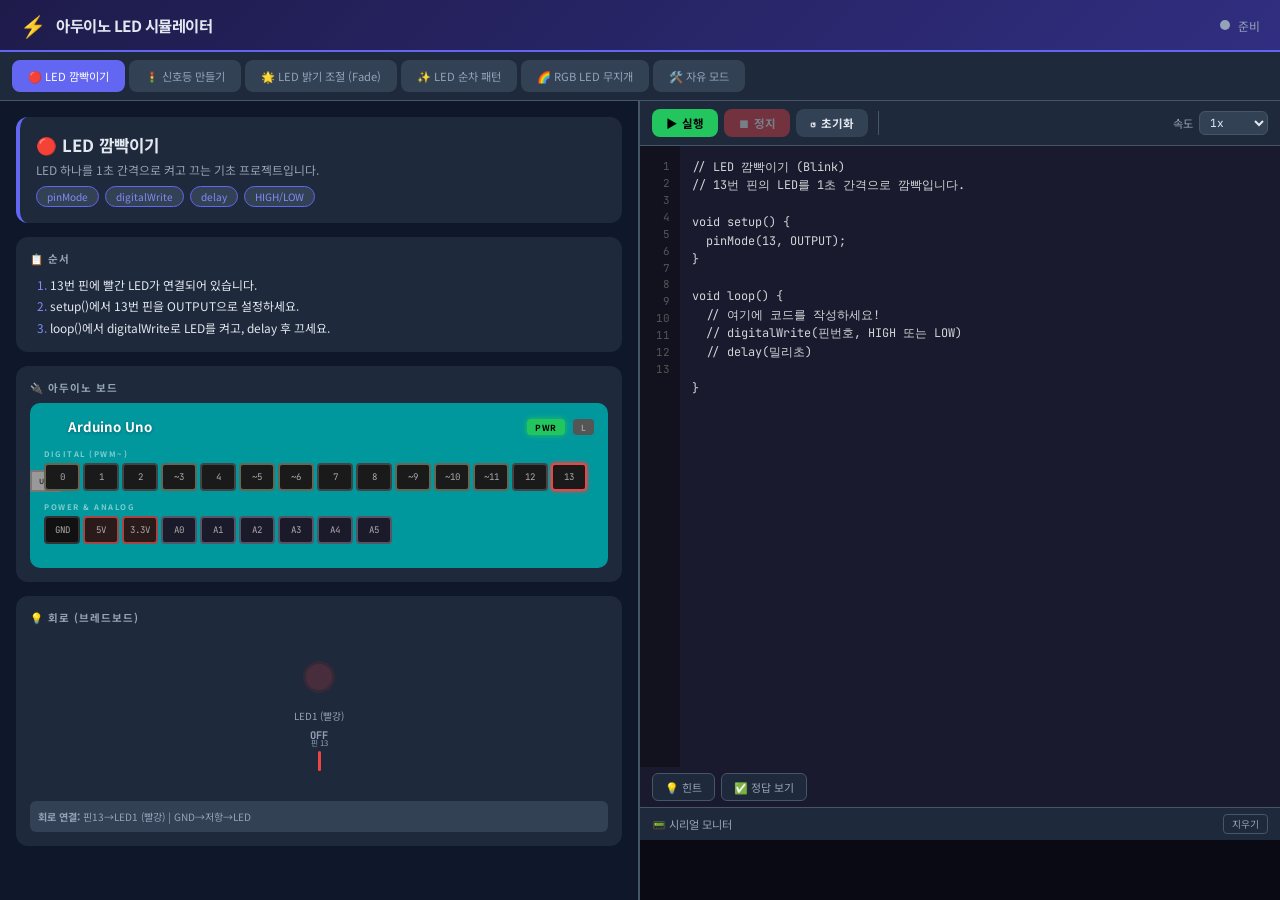
<file: src/arduino-sim/index.html>
<!DOCTYPE html>
<html lang="ko">
<head>
<meta charset="UTF-8">
<meta name="viewport" content="width=device-width,initial-scale=1">
<title>아두이노 LED 시뮬레이터</title>
<link href="https://fonts.googleapis.com/css2?family=Noto+Sans+KR:wght@400;700&family=JetBrains+Mono:wght@400;700&display=swap" rel="stylesheet">
<link rel="stylesheet" href="css/app.css">
</head>
<body>
<div id="app">

  <!-- Header -->
  <header id="header">
    <div class="header-left">
      <span class="logo-icon">⚡</span>
      <h1 class="logo-text">아두이노 LED 시뮬레이터</h1>
    </div>
    <div class="header-status">
      <span class="status-dot idle" id="statusDot"></span>
      <span id="statusText">준비</span>
    </div>
  </header>

  <!-- Activity Navigation -->
  <nav id="activityNav" aria-label="활동 선택"></nav>

  <main id="main">

    <!-- Left: Simulation Panel -->
    <section id="simPanel">

      <!-- Activity Info -->
      <div id="activityInfo">
        <h2 id="actTitle"></h2>
        <p id="actDesc"></p>
        <div id="concepts"></div>
      </div>

      <!-- Instructions -->
      <div id="instructionsBox">
        <div class="section-label">📋 순서</div>
        <ol id="instructionList"></ol>
      </div>

      <!-- Arduino Board -->
      <div id="boardArea">
        <div class="section-label">🔌 아두이노 보드</div>
        <div id="arduino">
          <div class="board-body">
            <div class="usb-port">USB</div>
            <div class="board-header">
              <span class="board-name">Arduino Uno</span>
              <div class="board-indicators">
                <span class="ind-led power-led" title="전원">PWR</span>
                <span class="ind-led pin13-led" id="boardPin13Led" title="핀13 LED">L</span>
              </div>
            </div>
            <div class="pin-row" id="digitalPinsRow">
              <div class="pin-group-label">DIGITAL (PWM~)</div>
              <div class="pins">
                <div class="pin pwm" data-pin="0"><span>0</span></div>
                <div class="pin" data-pin="1"><span>1</span></div>
                <div class="pin" data-pin="2"><span>2</span></div>
                <div class="pin pwm" data-pin="3"><span>~3</span></div>
                <div class="pin" data-pin="4"><span>4</span></div>
                <div class="pin pwm" data-pin="5"><span>~5</span></div>
                <div class="pin pwm" data-pin="6"><span>~6</span></div>
                <div class="pin" data-pin="7"><span>7</span></div>
                <div class="pin" data-pin="8"><span>8</span></div>
                <div class="pin pwm" data-pin="9"><span>~9</span></div>
                <div class="pin pwm" data-pin="10"><span>~10</span></div>
                <div class="pin pwm" data-pin="11"><span>~11</span></div>
                <div class="pin" data-pin="12"><span>12</span></div>
                <div class="pin" data-pin="13"><span>13</span></div>
              </div>
            </div>
            <div class="pin-row" id="analogPinsRow">
              <div class="pin-group-label">POWER &amp; ANALOG</div>
              <div class="pins">
                <div class="pin gnd"><span>GND</span></div>
                <div class="pin power"><span>5V</span></div>
                <div class="pin power"><span>3.3V</span></div>
                <div class="pin analog" data-pin="14"><span>A0</span></div>
                <div class="pin analog" data-pin="15"><span>A1</span></div>
                <div class="pin analog" data-pin="16"><span>A2</span></div>
                <div class="pin analog" data-pin="17"><span>A3</span></div>
                <div class="pin analog" data-pin="18"><span>A4</span></div>
                <div class="pin analog" data-pin="19"><span>A5</span></div>
              </div>
            </div>
          </div>
        </div>
      </div>

      <!-- Components (LEDs) -->
      <div id="circuitArea">
        <div class="section-label">💡 회로 (브레드보드)</div>
        <div id="componentArea"></div>
        <div id="connectionInfo"></div>
      </div>

    </section>

    <!-- Right: Code Panel -->
    <section id="codePanel">

      <div id="toolbar">
        <button class="tool-btn run" id="runBtn" aria-label="실행">
          <span class="btn-icon">▶</span> 실행
        </button>
        <button class="tool-btn stop" id="stopBtn" disabled aria-label="정지">
          <span class="btn-icon">⏹</span> 정지
        </button>
        <button class="tool-btn reset" id="resetBtn" aria-label="초기화">
          <span class="btn-icon">↺</span> 초기화
        </button>
        <div class="toolbar-sep"></div>
        <div class="speed-ctrl">
          <label for="speedSelect">속도</label>
          <select id="speedSelect">
            <option value="0.25">0.25x</option>
            <option value="0.5">0.5x</option>
            <option value="1" selected>1x</option>
            <option value="2">2x</option>
            <option value="5">5x</option>
            <option value="10">10x</option>
          </select>
        </div>
      </div>

      <div id="editorWrap">
        <div id="lineNumbers"></div>
        <textarea id="editor" spellcheck="false" autocomplete="off" autocorrect="off" autocapitalize="off"></textarea>
      </div>

      <div id="helpBtns">
        <button class="help-btn" id="hintBtn">💡 힌트</button>
        <button class="help-btn" id="solutionBtn">✅ 정답 보기</button>
      </div>
      <div id="hintContent" class="collapsible" style="display:none"></div>
      <div id="solutionPanel" class="collapsible" style="display:none">
        <pre id="solutionCode"></pre>
        <button class="load-btn" id="loadSolution">이 코드 불러오기</button>
      </div>

      <div id="serialPanel">
        <div id="serialHeader">
          <span>📟 시리얼 모니터</span>
          <button id="clearSerial" class="small-btn">지우기</button>
        </div>
        <div id="serialOutput"></div>
      </div>

    </section>

  </main>

</div>

<script type="module" src="js/main.js"></script>
</body>
</html>
</file>
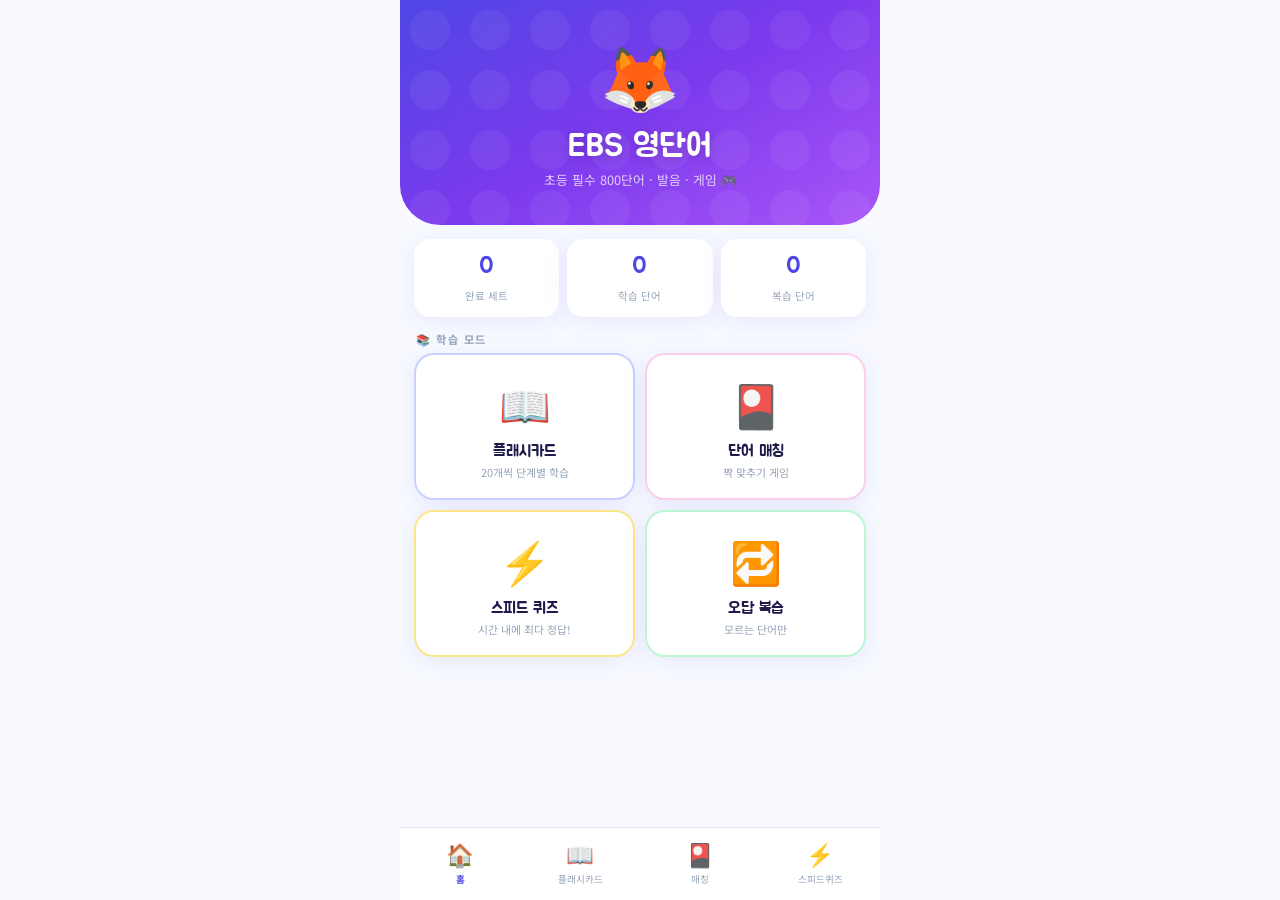
<file: src/client/index.html>
<!DOCTYPE html>
<html lang="ko">
<head>
<meta charset="UTF-8">
<meta name="viewport" content="width=device-width,initial-scale=1,user-scalable=no,viewport-fit=cover">
<meta name="mobile-web-app-capable" content="yes">
<meta name="apple-mobile-web-app-capable" content="yes">
<meta name="apple-mobile-web-app-status-bar-style" content="black-translucent">
<meta name="apple-mobile-web-app-title" content="EBS 영단어">
<meta name="theme-color" content="#4f46e5">
<link rel="manifest" href="manifest.json">
<title>EBS 영단어 앱</title>
<link href="https://fonts.googleapis.com/css2?family=Jua&family=Noto+Sans+KR:wght@400;700&display=swap" rel="stylesheet">
<link rel="stylesheet" href="css/app.css">
</head>
<body>
<div id="app">

<!-- Install Bar -->
<div class="install-bar" id="installBar">
  <span style="flex:1;font-size:.85rem;">📱 홈 화면에 앱으로 추가하기</span>
  <button id="installBtn">설치</button>
  <button class="dismiss" id="installDismiss">✕</button>
</div>

<!-- Home Screen -->
<div id="homeScreen" class="screen">
  <div class="home-hero">
    <span class="app-mascot">🦊</span>
    <div class="app-name">EBS 영단어</div>
    <div class="app-sub">초등 필수 800단어 · 발음 · 게임 🎮</div>
  </div>
  <div class="stats-row">
    <div class="stat-card"><span class="sv" id="hsSets">0</span><span class="sl">완료 세트</span></div>
    <div class="stat-card"><span class="sv" id="hsWords">0</span><span class="sl">학습 단어</span></div>
    <div class="stat-card"><span class="sv" id="hsReview">0</span><span class="sl">복습 단어</span></div>
  </div>
  <div id="reviewStrip"></div>
  <div class="section-hd">📚 학습 모드</div>
  <div class="menu-grid">
    <div class="menu-cell c-ind" data-nav="fc">
      <span class="mc-icon">📖</span>
      <div class="mc-title">플래시카드</div>
      <div class="mc-desc">20개씩 단계별 학습</div>
    </div>
    <div class="menu-cell c-pnk" data-nav="mt">
      <span class="mc-icon">🎴</span>
      <div class="mc-title">단어 매칭</div>
      <div class="mc-desc">짝 맞추기 게임</div>
    </div>
    <div class="menu-cell c-amb" data-nav="sq">
      <span class="mc-icon">⚡</span>
      <div class="mc-title">스피드 퀴즈</div>
      <div class="mc-desc">시간 내에 최다 정답!</div>
    </div>
    <div class="menu-cell c-grn" id="reviewMenuCell">
      <span class="mc-icon">🔁</span>
      <div class="mc-title">오답 복습</div>
      <div class="mc-desc">모르는 단어만</div>
      <div class="mc-badge" id="reviewBadge" style="display:none">!</div>
    </div>
  </div>
</div>

<!-- Flashcard Screen -->
<div id="fcScreen" class="screen off">
  <div class="topbar">
    <button class="tb-back" id="fcBack" aria-label="홈으로 돌아가기">← 홈</button>
    <div class="tb-title" id="fcTopTitle">📖 플래시카드</div>
    <div class="tb-right" id="fcTopRight"></div>
  </div>
  <div id="fcSets">
    <div class="set-tabs">
      <button class="set-tab active" data-fc-tab="all" aria-label="전체 세트 보기">📚 전체</button>
      <button class="set-tab" data-fc-tab="review" aria-label="복습 세트 보기">🔁 복습</button>
    </div>
    <div class="set-grid" id="fcSetGrid"></div>
  </div>
  <div id="fcStudy" class="fc-study" style="display:none;flex-direction:column;">
    <div class="fc-hud">
      <div class="pill g">✅ <span id="fcK">0</span></div>
      <div class="prog-wrap"><div class="prog-fill" id="fcProg" style="width:0%"></div></div>
      <div class="pill r">❌ <span id="fcD">0</span></div>
    </div>
    <div class="scene" id="fcScene">
      <div class="card-3d" id="fc3d">
        <div class="face front" id="fcFront">
          <div class="f-word" id="fcEng"></div>
          <button class="speak-btn" id="fcSpeakBtn" aria-label="발음 듣기">🔊 발음 듣기</button>
          <div class="f-hint">탭하면 뜻이 나와요</div>
        </div>
        <div class="face back" id="fcBackFace">
          <div class="f-back-eng" id="fcBEng"></div>
          <div class="f-kor" id="fcKor"></div>
          <div class="f-hint">탭하면 앞으로 돌아가요</div>
        </div>
      </div>
    </div>
    <div class="swipe-hint">⬅️ 알아요 &nbsp;|&nbsp; 모르면 ➡️</div>
    <div class="act-row">
      <button class="act-btn act-k" id="fcMarkKnow" aria-label="알아요">✅ 알아요!</button>
      <button class="act-btn act-d" id="fcMarkDont" aria-label="몰라요">❌ 몰라요</button>
    </div>
  </div>
  <div class="fc-res" id="fcResult">
    <div class="res-box">
      <div class="res-emo" id="fcREmoji">🎉</div>
      <div class="res-ttl" id="fcRTitle">완료!</div>
      <div class="res-pct" id="fcRPct">0%</div>
      <div class="res-stats">
        <div class="res-stat g"><span class="rv" id="fcRK">0</span><span class="rl">✅ 알아요</span></div>
        <div class="res-stat r"><span class="rv" id="fcRD">0</span><span class="rl">❌ 몰라요</span></div>
        <div class="res-stat"><span class="rv" id="fcRT">0</span><span class="rl">총 단어</span></div>
      </div>
      <div class="dont-scroll" id="fcRList"></div>
    </div>
    <div class="res-btns">
      <button class="res-btn rb-rev" id="fcRRevBtn">🔁 모르는 단어 복습</button>
      <button class="res-btn rb-again" id="fcRestartBtn">↩️ 다시 학습</button>
      <button class="res-btn rb-back" id="fcBackSetsBtn">← 세트 목록</button>
    </div>
  </div>
</div>

<!-- Matching Screen -->
<div id="mtScreen" class="screen off">
  <div class="topbar">
    <button class="tb-back" id="mtBack" aria-label="홈으로 돌아가기">← 홈</button>
    <div class="tb-title">🎴 단어 매칭</div>
    <div class="tb-right" id="mtTopRight"></div>
  </div>
  <div id="mtSetup">
    <div class="mt-setup-inner">
      <div>
        <div class="sq-label">난이도 (한 라운드 쌍 수)</div>
        <div class="mt-diff-row">
          <button class="diff-opt active" data-mt-diff="4" aria-label="4쌍">🌱 4쌍</button>
          <button class="diff-opt" data-mt-diff="6" aria-label="6쌍">🌿 6쌍</button>
          <button class="diff-opt" data-mt-diff="8" aria-label="8쌍">🌳 8쌍</button>
        </div>
      </div>
      <button class="mt-start" id="mtStartBtn" aria-label="게임 시작">🚀 게임 시작!</button>
    </div>
  </div>
  <div id="mtGame" style="display:none;flex-direction:column;flex:1;">
    <div class="mt-hud">
      <div class="pill">점수 <span class="pv" id="mtScore">0</span></div>
      <div class="pill">R<span class="pv" id="mtRound">1</span></div>
      <div class="pill">❤️<span class="pv" id="mtLives">3</span></div>
      <div class="pbar"><div class="pbar-fill" id="mtProg" style="width:0%"></div></div>
    </div>
    <div class="mt-cols">
      <div><div class="col-hd">🇺🇸 영어</div><div class="m-col" id="mtEng"></div></div>
      <div><div class="col-hd">🇰🇷 한국어</div><div class="m-col" id="mtKor"></div></div>
    </div>
    <button class="next-rnd" id="mtNext" aria-label="다음 라운드">다음 라운드 ➡️</button>
  </div>
  <div class="mt-res" id="mtResult">
    <div class="mt-res-box">
      <div class="res-emo" id="mtREmoji">🏆</div>
      <div class="res-ttl" id="mtRTitle">완료!</div>
      <div class="mt-score" id="mtRScore">0점</div>
      <div class="mt-rstats">
        <div class="mt-rstat"><span class="rv" id="mtRRound">0</span><span class="rl">라운드</span></div>
        <div class="mt-rstat"><span class="rv" id="mtRMatched">0</span><span class="rl">✅ 매칭</span></div>
        <div class="mt-rstat"><span class="rv" id="mtRMiss">0</span><span class="rl">❌ 오답</span></div>
        <div class="mt-rstat"><span class="rv" id="mtRCombo">0</span><span class="rl">🔥 최고</span></div>
      </div>
    </div>
    <div class="mt-rbtns">
      <button class="mt-rbtn again" id="mtResetBtn" aria-label="다시 하기">🔄 다시</button>
      <button class="mt-rbtn back" id="mtHomeBtn" aria-label="홈으로">🏠 홈</button>
    </div>
  </div>
</div>

<!-- Speed Quiz Screen -->
<div id="sqScreen" class="screen off">
  <div class="topbar">
    <button class="tb-back" id="sqBack" aria-label="홈으로 돌아가기">← 홈</button>
    <div class="tb-title">⚡ 스피드 퀴즈</div>
    <div class="tb-right" id="sqTopRight"></div>
  </div>
  <div id="sqSetup">
    <div class="sq-setup-inner">
      <div>
        <div class="sq-label">📝 퀴즈 방향</div>
        <div class="sq-opt-row" id="sqModeRow">
          <button class="sq-opt active" data-sq-mode="k2e" aria-label="뜻에서 영단어">🇰🇷→🇺🇸 뜻→영단어</button>
          <button class="sq-opt" data-sq-mode="e2k" aria-label="영단어에서 뜻">🇺🇸→🇰🇷 영단어→뜻</button>
        </div>
      </div>
      <div>
        <div class="sq-label">⏱️ 제한 시간</div>
        <div class="sq-opt-row" id="sqTimeRow">
          <button class="sq-opt" data-sq-time="30">30초</button>
          <button class="sq-opt active" data-sq-time="60">60초</button>
          <button class="sq-opt" data-sq-time="90">90초</button>
          <button class="sq-opt" data-sq-time="120">2분</button>
        </div>
      </div>
      <button class="sq-go" id="sqStartBtn" aria-label="시작">🚀 시작!</button>
    </div>
  </div>
  <div id="sqGame" style="display:none;flex-direction:column;">
    <div class="sq-hud">
      <div class="pill">점수 <span class="pv" id="sqScore">0</span></div>
      <div class="pill">🔥<span class="pv" id="sqComboDisp">0</span></div>
      <div class="timer-box" id="sqTimerBox">
        <div class="tv" id="sqTimer">60</div>
        <div class="t-bar"><div class="t-fill" id="sqTimerFill" style="width:100%"></div></div>
      </div>
    </div>
    <div class="combo-tag" id="sqCTag"></div>
    <div class="sq-q-box">
      <div class="q-meta">
        <span id="sqQLabel">방향</span>
        <span id="sqQNum">문제 1</span>
      </div>
      <div class="q-stem" id="sqStem"></div>
      <div class="q-grid" id="sqGrid"></div>
    </div>
  </div>
  <div class="sq-res" id="sqResult">
    <div class="sqr-box">
      <div class="res-emo" id="sqREmoji">🏆</div>
      <div class="res-ttl" id="sqRTitle">완료!</div>
      <div class="sqr-score" id="sqRScore">0점</div>
      <div class="sqr-stars" id="sqRStars">⭐⭐⭐</div>
      <div class="sq-rstats">
        <div class="sq-rstat"><span class="rv" id="sqRC">0</span><span class="rl">✅ 정답</span></div>
        <div class="sq-rstat"><span class="rv" id="sqRW">0</span><span class="rl">❌ 오답</span></div>
        <div class="sq-rstat"><span class="rv" id="sqRCombo">0</span><span class="rl">🔥 최고콤보</span></div>
        <div class="sq-rstat"><span class="rv" id="sqRAcc">0%</span><span class="rl">🎯 정확도</span></div>
      </div>
      <div class="dont-scroll" id="sqRList"></div>
    </div>
    <div class="sq-rbtns">
      <button class="sq-rbtn again" id="sqResetBtn" aria-label="다시 하기">🔄 다시</button>
      <button class="sq-rbtn back" id="sqHomeBtn" aria-label="홈으로">🏠 홈</button>
    </div>
  </div>
</div>

<!-- Bottom Navigation -->
<nav class="bottom-nav" aria-label="메인 네비게이션">
  <button class="nav-btn active" id="nHome" data-nav="home" aria-label="홈"><div class="nav-icon">🏠</div><div class="nav-label">홈</div></button>
  <button class="nav-btn" id="nFc" data-nav="fc" aria-label="플래시카드"><div class="nav-icon">📖</div><div class="nav-label">플래시카드</div></button>
  <button class="nav-btn" id="nMt" data-nav="mt" aria-label="매칭"><div class="nav-icon">🎴</div><div class="nav-label">매칭</div></button>
  <button class="nav-btn" id="nSq" data-nav="sq" aria-label="스피드퀴즈"><div class="nav-icon">⚡</div><div class="nav-label">스피드퀴즈</div></button>
</nav>

</div>

<script type="module" src="js/main.js"></script>
</body>
</html>
</file>
<file: src/arduino-sim/css/app.css>
/* ── TOKENS ── */
:root {
  --bg: #0f172a;
  --surface: #1e293b;
  --surface2: #334155;
  --border: #475569;
  --text: #e2e8f0;
  --muted: #94a3b8;
  --accent: #6366f1;
  --accent-light: #818cf8;
  --green: #22c55e;
  --red: #ef4444;
  --amber: #f59e0b;
  --teal: #00979d;
  --editor-bg: #1a1a2e;
  --radius: 12px;
  --font: 'Noto Sans KR', sans-serif;
  --mono: 'JetBrains Mono', 'Consolas', monospace;
}
*, *::before, *::after { box-sizing: border-box; margin: 0; padding: 0; }
html, body { height: 100%; overflow: hidden; background: var(--bg); color: var(--text); font-family: var(--font); font-size: 14px; }

/* ── APP SHELL ── */
#app { display: flex; flex-direction: column; height: 100%; overflow: hidden; }

/* ── HEADER ── */
#header {
  display: flex; align-items: center; justify-content: space-between;
  padding: 10px 20px; background: linear-gradient(135deg, #1e1b4b, #312e81);
  border-bottom: 2px solid var(--accent); flex-shrink: 0;
}
.header-left { display: flex; align-items: center; gap: 10px; }
.logo-icon { font-size: 1.5rem; }
.logo-text { font-size: 1.1rem; font-weight: 700; letter-spacing: -0.5px; }
.header-status { display: flex; align-items: center; gap: 8px; font-size: .85rem; color: var(--muted); }
.status-dot { width: 10px; height: 10px; border-radius: 50%; }
.status-dot.idle { background: var(--muted); }
.status-dot.running { background: var(--green); box-shadow: 0 0 8px var(--green); animation: pulse 1s infinite; }
@keyframes pulse { 0%,100% { opacity: 1; } 50% { opacity: .5; } }

/* ── ACTIVITY NAV ── */
#activityNav {
  display: flex; gap: 4px; padding: 8px 12px; background: var(--surface);
  border-bottom: 1px solid var(--border); overflow-x: auto; flex-shrink: 0;
  -webkit-overflow-scrolling: touch;
}
#activityNav::-webkit-scrollbar { height: 3px; }
#activityNav::-webkit-scrollbar-thumb { background: var(--border); border-radius: 2px; }
.act-tab {
  padding: 6px 14px; border: 2px solid transparent; border-radius: 8px;
  background: var(--surface2); color: var(--muted); font-size: .8rem;
  cursor: pointer; white-space: nowrap; transition: all .15s;
  font-family: var(--font);
}
.act-tab:hover { border-color: var(--border); color: var(--text); }
.act-tab.active { background: var(--accent); border-color: var(--accent); color: #fff; }

/* ── MAIN LAYOUT ── */
#main { display: flex; flex: 1; overflow: hidden; }

/* ── SIM PANEL ── */
#simPanel {
  width: 50%; min-width: 360px; overflow-y: auto; padding: 16px;
  display: flex; flex-direction: column; gap: 14px;
  border-right: 2px solid var(--border);
}
#simPanel::-webkit-scrollbar { width: 5px; }
#simPanel::-webkit-scrollbar-thumb { background: var(--border); border-radius: 3px; }
.section-label {
  font-size: .75rem; color: var(--muted); font-weight: 700;
  text-transform: uppercase; letter-spacing: 1px; margin-bottom: 8px;
}

/* ── ACTIVITY INFO ── */
#activityInfo {
  background: var(--surface); border-radius: var(--radius); padding: 16px;
  border-left: 4px solid var(--accent);
}
#actTitle { font-size: 1.2rem; margin-bottom: 4px; }
#actDesc { font-size: .85rem; color: var(--muted); margin-bottom: 8px; }
#concepts { display: flex; flex-wrap: wrap; gap: 6px; }
.concept-tag {
  background: var(--surface2); color: var(--accent-light);
  padding: 2px 10px; border-radius: 20px; font-size: .72rem;
  border: 1px solid var(--accent);
}

/* ── INSTRUCTIONS ── */
#instructionsBox {
  background: var(--surface); border-radius: var(--radius); padding: 14px;
}
#instructionList { padding-left: 20px; font-size: .85rem; line-height: 1.8; color: var(--text); }
#instructionList li::marker { color: var(--accent-light); }

/* ── ARDUINO BOARD ── */
#boardArea { background: var(--surface); border-radius: var(--radius); padding: 14px; }
#arduino { background: var(--teal); border-radius: 10px; padding: 14px; position: relative; overflow: hidden; }
#arduino::before {
  content: ''; position: absolute; inset: 0;
  background: url("data:image/svg+xml,%3Csvg width='20' height='20' xmlns='http://www.w3.org/2000/svg'%3E%3Crect width='1' height='1' fill='%23ffffff' fill-opacity='0.05'/%3E%3C/svg%3E");
  pointer-events: none;
}
.board-body { position: relative; }
.usb-port {
  position: absolute; left: -14px; top: 50%; transform: translateY(-50%);
  width: 32px; height: 22px; background: #999; border-radius: 2px;
  font-size: .5rem; color: #333; display: flex; align-items: center;
  justify-content: center; font-weight: 700; border: 2px solid #777;
}
.board-header {
  display: flex; justify-content: space-between; align-items: center;
  margin-bottom: 12px; padding-left: 24px;
}
.board-name { font-weight: 700; color: #fff; font-size: .95rem; text-shadow: 0 1px 3px rgba(0,0,0,.3); }
.board-indicators { display: flex; gap: 8px; }
.ind-led {
  padding: 2px 8px; border-radius: 4px; font-size: .6rem; font-weight: 700;
  letter-spacing: .5px;
}
.power-led { background: #22c55e; color: #000; box-shadow: 0 0 6px #22c55e; }
.pin13-led { background: #555; color: #999; transition: all .2s; }
.pin13-led.on { background: #f59e0b; color: #000; box-shadow: 0 0 8px #f59e0b; }

.pin-row { margin: 10px 0; }
.pin-group-label {
  font-size: .55rem; color: rgba(255,255,255,.5); letter-spacing: 1.5px;
  margin-bottom: 4px; font-weight: 700;
}
.pins { display: flex; gap: 3px; flex-wrap: wrap; }
.pin {
  width: 36px; height: 28px; background: #1a1a1a; border: 2px solid #444;
  border-radius: 4px; display: flex; align-items: center; justify-content: center;
  font-size: .65rem; color: #aaa; font-family: var(--mono); cursor: default;
  transition: all .15s; position: relative;
}
.pin.pwm { border-color: #665; }
.pin.power { border-color: #a44; background: #2a1a1a; }
.pin.gnd { border-color: #333; background: #111; }
.pin.analog { border-color: #556; background: #1a1a2a; }
.pin.connected {
  border-color: var(--pin-active-color, #ffd700);
  box-shadow: 0 0 4px var(--pin-active-color, #ffd700);
}
.pin.active {
  background: #2a3a2a;
  box-shadow: 0 0 8px var(--pin-active-color, #22c55e), inset 0 0 4px rgba(34,197,94,.3);
}
.pin span { pointer-events: none; }

/* ── CIRCUIT / LEDS ── */
#circuitArea { background: var(--surface); border-radius: var(--radius); padding: 14px; }
#componentArea { min-height: 80px; }

.led-grid { display: flex; gap: 16px; justify-content: center; flex-wrap: wrap; padding: 20px 10px; }
.led-cell { display: flex; flex-direction: column; align-items: center; gap: 8px; }
.led-visual { position: relative; width: 48px; height: 48px; display: flex; align-items: center; justify-content: center; }
.led-glow {
  position: absolute; inset: -8px; border-radius: 50%;
  background: var(--led-color); opacity: 0; filter: blur(12px);
  transition: opacity .1s, transform .1s; transform: scale(0.5);
  pointer-events: none;
}
.led-indicator {
  width: 32px; height: 32px; border-radius: 50%;
  background: var(--led-color); opacity: .2;
  border: 3px solid color-mix(in srgb, var(--led-color) 60%, #000);
  transition: all .1s; position: relative; z-index: 1;
}
.led-indicator.on {
  opacity: calc(.3 + var(--brightness, 1) * .7);
  box-shadow: 0 0 12px 4px var(--led-color);
}
.led-info { text-align: center; }
.led-pin-label { font-size: .7rem; color: var(--muted); display: block; }
.led-value { font-size: .75rem; font-weight: 700; color: var(--muted); font-family: var(--mono); }
.led-value.on { color: var(--green); }
.led-wire {
  width: 3px; height: 20px; background: var(--wire-color, #888);
  border-radius: 2px; position: relative;
}
.wire-label {
  position: absolute; top: -14px; left: 50%; transform: translateX(-50%);
  font-size: .55rem; color: var(--muted); white-space: nowrap;
}

/* RGB LED */
.rgb-led-box { text-align: center; padding: 20px; }
.rgb-led-combined {
  width: 80px; height: 80px; border-radius: 50%; margin: 0 auto 12px;
  background: #222; border: 4px solid #444; position: relative; overflow: visible;
}
.rgb-glow {
  position: absolute; inset: -20px; border-radius: 50%;
  opacity: 0; filter: blur(20px); transition: all .1s;
}
.rgb-label { font-size: .85rem; font-weight: 700; margin-bottom: 10px; }
.rgb-channels { display: flex; justify-content: center; gap: 20px; }
.rgb-channel { display: flex; flex-direction: column; align-items: center; gap: 4px; }

#connectionInfo {
  font-size: .72rem; color: var(--muted); margin-top: 10px;
  padding: 8px; background: var(--surface2); border-radius: 6px;
}

/* ── CODE PANEL ── */
#codePanel {
  flex: 1; display: flex; flex-direction: column; overflow: hidden;
  background: var(--editor-bg);
}

/* TOOLBAR */
#toolbar {
  display: flex; align-items: center; gap: 6px; padding: 8px 12px;
  background: var(--surface); border-bottom: 1px solid var(--border); flex-shrink: 0;
}
.tool-btn {
  padding: 6px 14px; border: none; border-radius: 8px;
  font-family: var(--font); font-size: .82rem; font-weight: 700;
  cursor: pointer; display: flex; align-items: center; gap: 5px;
  transition: all .12s;
}
.tool-btn:active { transform: scale(.96); }
.tool-btn:disabled { opacity: .4; cursor: not-allowed; }
.tool-btn.run { background: var(--green); color: #000; }
.tool-btn.run:hover:not(:disabled) { background: #16a34a; }
.tool-btn.run.running { background: var(--amber); animation: pulse .8s infinite; }
.tool-btn.stop { background: var(--red); color: #fff; }
.tool-btn.stop:hover:not(:disabled) { background: #dc2626; }
.tool-btn.reset { background: var(--surface2); color: var(--text); }
.tool-btn.reset:hover { background: var(--border); }
.toolbar-sep { width: 1px; height: 24px; background: var(--border); margin: 0 4px; }
.speed-ctrl { display: flex; align-items: center; gap: 6px; margin-left: auto; font-size: .8rem; color: var(--muted); }
.speed-ctrl select {
  background: var(--surface2); color: var(--text); border: 1px solid var(--border);
  border-radius: 6px; padding: 3px 6px; font-family: var(--mono); font-size: .8rem;
}

/* EDITOR */
#editorWrap {
  flex: 1; display: flex; overflow: hidden; position: relative; min-height: 0;
}
#lineNumbers {
  width: 40px; padding: 12px 4px; text-align: right;
  font-family: var(--mono); font-size: .78rem; line-height: 1.55;
  color: #555; background: #12121f; overflow: hidden; user-select: none;
  flex-shrink: 0;
}
#lineNumbers div { padding-right: 6px; }
#editor {
  flex: 1; resize: none; border: none; outline: none;
  background: var(--editor-bg); color: #d4d4d8;
  font-family: var(--mono); font-size: .85rem; line-height: 1.55;
  padding: 12px; tab-size: 2; -moz-tab-size: 2;
  overflow: auto;
}
#editor::selection { background: rgba(99,102,241,.3); }

/* HELP BUTTONS */
#helpBtns { display: flex; gap: 6px; padding: 6px 12px; flex-shrink: 0; }
.help-btn {
  padding: 5px 12px; border: 1px solid var(--border); border-radius: 6px;
  background: var(--surface); color: var(--muted); font-size: .78rem;
  cursor: pointer; font-family: var(--font);
}
.help-btn:hover { border-color: var(--accent); color: var(--accent-light); }
.collapsible {
  margin: 0 12px 6px; padding: 10px; background: var(--surface);
  border-radius: 8px; font-size: .82rem; color: var(--muted);
}
.collapsible pre {
  font-family: var(--mono); font-size: .78rem; line-height: 1.5;
  white-space: pre-wrap; color: #a5b4fc; margin-bottom: 8px;
}
.load-btn {
  padding: 5px 12px; border: 1px solid var(--accent); border-radius: 6px;
  background: transparent; color: var(--accent-light); font-size: .75rem;
  cursor: pointer; font-family: var(--font);
}
.load-btn:hover { background: var(--accent); color: #fff; }

/* SERIAL MONITOR */
#serialPanel {
  flex-shrink: 0; border-top: 1px solid var(--border);
  display: flex; flex-direction: column; max-height: 150px;
}
#serialHeader {
  display: flex; justify-content: space-between; align-items: center;
  padding: 6px 12px; background: var(--surface); font-size: .8rem; color: var(--muted);
}
.small-btn {
  padding: 2px 8px; border: 1px solid var(--border); border-radius: 4px;
  background: transparent; color: var(--muted); font-size: .7rem;
  cursor: pointer; font-family: var(--font);
}
.small-btn:hover { border-color: var(--accent); color: var(--accent-light); }
#serialOutput {
  flex: 1; padding: 8px 12px; font-family: var(--mono); font-size: .78rem;
  color: var(--green); background: #0a0a15; overflow-y: auto;
  white-space: pre-wrap; word-break: break-all; min-height: 60px;
}

/* ── RESPONSIVE ── */
@media (max-width: 900px) {
  #main { flex-direction: column; }
  #simPanel { width: 100%; min-width: 0; border-right: none; border-bottom: 2px solid var(--border); max-height: 45vh; }
  #codePanel { min-height: 0; }
  .led-grid { gap: 10px; }
}
@media (max-width: 600px) {
  #header { padding: 8px 12px; }
  .logo-text { font-size: .95rem; }
  #simPanel { padding: 10px; gap: 10px; }
  .pins { gap: 2px; }
  .pin { width: 28px; height: 22px; font-size: .55rem; }
}
</file>
<file: src/client/css/app.css>
/* ────────────────── TOKENS ────────────────── */
:root {
  --ind: #4f46e5; --ind-l: #818cf8; --ind-d: #3730a3;
  --grn: #22c55e; --grn-d: #16a34a;
  --red: #ef4444; --red-d: #dc2626;
  --amb: #f59e0b; --amb-d: #d97706;
  --pnk: #ec4899; --pnk-d: #db2777;
  --bg: #f8faff; --surface: #ffffff;
  --txt: #1e1b4b; --muted: #94a3b8; --border: #e2e8f0;
  --radius: 20px; --card-shadow: 0 4px 24px rgba(79,70,229,.10);
  --safe-t: env(safe-area-inset-top, 0px);
  --safe-b: env(safe-area-inset-bottom, 0px);
}

* { box-sizing: border-box; margin: 0; padding: 0; -webkit-tap-highlight-color: transparent; }
html, body { height: 100%; overflow: hidden; background: var(--bg); font-family: 'Noto Sans KR', sans-serif; color: var(--txt); }

/* ────────────────── APP SHELL ────────────────── */
#app { display: flex; flex-direction: column; height: 100%; max-width: 480px; margin: 0 auto; position: relative; overflow: hidden; }

/* ────────────────── SCREENS ────────────────── */
.screen {
  position: absolute; inset: 0; display: flex; flex-direction: column;
  background: var(--bg); overflow-y: auto; overflow-x: hidden;
  -webkit-overflow-scrolling: touch;
  transition: transform .32s cubic-bezier(.4,0,.2,1), opacity .32s ease;
  padding-bottom: calc(64px + var(--safe-b));
}
.screen.off { transform: translateX(100%); opacity: 0; pointer-events: none; }
.screen.offL { transform: translateX(-100%); opacity: 0; pointer-events: none; }

/* ────────────────── TOPBAR ────────────────── */
.topbar {
  display: flex; align-items: center; gap: 10px; flex-shrink: 0;
  padding: calc(var(--safe-t) + 14px) 16px 14px;
  background: linear-gradient(135deg, var(--ind), var(--ind-d));
  color: #fff;
}
.tb-back { background: rgba(255,255,255,.18); border: none; border-radius: 10px; padding: 6px 12px; color: #fff; font-size: .85rem; cursor: pointer; }
.tb-back:active { opacity: .7; }
.tb-title { flex: 1; font-family: 'Jua', sans-serif; font-size: 1.15rem; text-align: center; }
.tb-right { width: 56px; text-align: right; font-size: .75rem; opacity: .8; }

/* ────────────────── HOME ────────────────── */
#homeScreen { padding-bottom: calc(64px + var(--safe-b)); }
.home-hero {
  background: linear-gradient(150deg, #4f46e5 0%, #7c3aed 50%, #a855f7 100%);
  padding: calc(var(--safe-t) + 28px) 20px 36px;
  text-align: center; border-radius: 0 0 40px 40px; flex-shrink: 0;
  position: relative; overflow: hidden;
}
.home-hero::before { content: ''; position: absolute; inset: 0; background: url("data:image/svg+xml,%3Csvg width='60' height='60' viewBox='0 0 60 60' xmlns='http://www.w3.org/2000/svg'%3E%3Cg fill='none' fill-rule='evenodd'%3E%3Cg fill='%23ffffff' fill-opacity='0.05'%3E%3Ccircle cx='30' cy='30' r='20'/%3E%3C/g%3E%3C/g%3E%3C/svg%3E"); pointer-events: none; }
.app-mascot { font-size: 4rem; display: block; animation: mascotBob 3s ease-in-out infinite alternate; }
@keyframes mascotBob { from { transform: translateY(0); } to { transform: translateY(-10px); } }
.app-name { font-family: 'Jua', sans-serif; font-size: 2rem; color: #fff; margin-top: 6px; text-shadow: 0 2px 12px rgba(0,0,0,.2); }
.app-sub { font-size: .8rem; color: rgba(255,255,255,.75); margin-top: 4px; }

.stats-row { display: flex; gap: 8px; padding: 14px 14px 0; }
.stat-card { flex: 1; background: var(--surface); border-radius: 16px; padding: 12px 8px; text-align: center; box-shadow: var(--card-shadow); }
.stat-card .sv { font-family: 'Jua', sans-serif; font-size: 1.5rem; color: var(--ind); display: block; }
.stat-card .sl { font-size: .65rem; color: var(--muted); margin-top: 2px; }

.section-hd { font-size: .7rem; color: var(--muted); padding: 14px 16px 6px; text-transform: uppercase; letter-spacing: 1.5px; font-weight: 700; }

.menu-grid { display: grid; grid-template-columns: 1fr 1fr; gap: 10px; padding: 0 14px; }
.menu-cell {
  background: var(--surface); border-radius: var(--radius); padding: 18px 12px;
  text-align: center; cursor: pointer; box-shadow: var(--card-shadow);
  transition: transform .15s, box-shadow .15s; border: 2px solid transparent;
  position: relative; overflow: hidden;
}
.menu-cell:active { transform: scale(.95); box-shadow: none; }
.menu-cell.c-ind { border-color: #c7d2fe; }
.menu-cell.c-grn { border-color: #bbf7d0; }
.menu-cell.c-amb { border-color: #fde68a; }
.menu-cell.c-pnk { border-color: #fbcfe8; }
.mc-icon { font-size: 2.6rem; display: block; margin-bottom: 8px; }
.mc-title { font-family: 'Jua', sans-serif; font-size: 1rem; color: var(--txt); }
.mc-desc { font-size: .68rem; color: var(--muted); margin-top: 3px; }
.mc-badge { position: absolute; top: 8px; right: 8px; background: var(--red); color: #fff; border-radius: 8px; font-size: .6rem; padding: 2px 7px; font-weight: 700; }

.review-strip {
  margin: 10px 14px 0; background: linear-gradient(135deg, #fff0f6, #fef3c7);
  border: 2px solid #fbcfe8; border-radius: 16px; padding: 12px 14px;
  display: flex; align-items: center; gap: 10px; cursor: pointer;
}
.review-strip:active { opacity: .8; }
.rs-icon { font-size: 1.6rem; }
.rs-body { flex: 1; }
.rs-title { font-size: .9rem; font-weight: 700; color: var(--txt); }
.rs-sub { font-size: .7rem; color: var(--muted); }

/* ────────────────── BOTTOM NAV ────────────────── */
.bottom-nav {
  display: flex; background: var(--surface);
  border-top: 1px solid var(--border);
  padding: 8px 0 calc(8px + var(--safe-b));
  flex-shrink: 0; position: absolute; bottom: 0; left: 0; right: 0; z-index: 100;
}
.nav-btn { flex: 1; display: flex; flex-direction: column; align-items: center; gap: 3px; padding: 6px 4px; border: none; background: none; cursor: pointer; }
.nav-btn:active { transform: scale(.88); }
.nav-icon { font-size: 1.4rem; transition: transform .2s; }
.nav-label { font-size: .6rem; color: var(--muted); font-family: 'Noto Sans KR', sans-serif; }
.nav-btn.active .nav-icon { animation: navPop .3s ease; }
.nav-btn.active .nav-label { color: var(--ind); font-weight: 700; }
@keyframes navPop { 0% { transform: scale(1); } 50% { transform: scale(1.3); } 100% { transform: scale(1); } }

/* ────────────────── FLASHCARD ────────────────── */
.set-tabs { display: flex; gap: 8px; padding: 10px 14px 0; flex-shrink: 0; }
.set-tab { flex: 1; padding: 9px; border-radius: 12px; border: 2px solid var(--border); background: var(--surface); font-family: 'Jua', sans-serif; font-size: .88rem; cursor: pointer; transition: all .15s; color: var(--txt); text-align: center; }
.set-tab.active { background: var(--ind); border-color: var(--ind); color: #fff; }
.set-tab:active { transform: scale(.95); }

.set-grid { display: grid; grid-template-columns: repeat(4, 1fr); gap: 7px; padding: 10px 14px; }
.set-cell { background: var(--surface); border: 2px solid var(--border); border-radius: 13px; padding: 9px 4px; text-align: center; cursor: pointer; transition: all .15s; position: relative; }
.set-cell:active { transform: scale(.92); background: #eef2ff; }
.set-cell.done { border-color: var(--grn); background: #f0fdf4; }
.set-cell.done::after { content: '✓'; position: absolute; top: 3px; right: 5px; font-size: .6rem; color: var(--grn); }
.set-cell.prog { border-color: var(--ind); }
.sc-num { font-family: 'Jua', sans-serif; font-size: .95rem; color: var(--txt); display: block; }
.sc-range { font-size: .55rem; color: var(--muted); display: block; margin-top: 1px; }
.sc-pct { font-size: .58rem; margin-top: 2px; color: var(--grn); }

.fc-study { flex: 1; display: flex; flex-direction: column; padding: 10px 14px; gap: 10px; overflow: hidden; min-height: 0; }
.fc-hud { display: flex; align-items: center; gap: 8px; flex-shrink: 0; }
.pill { background: var(--surface); border-radius: 50px; padding: 4px 12px; font-size: .78rem; box-shadow: 0 2px 8px rgba(0,0,0,.06); }
.pill.g { color: var(--grn); }
.pill.r { color: var(--red); }
.prog-wrap { flex: 1; height: 8px; background: var(--border); border-radius: 4px; overflow: hidden; }
.prog-fill { height: 100%; border-radius: 4px; background: linear-gradient(90deg, var(--ind), var(--grn)); transition: width .4s ease; }

.scene { flex: 1; perspective: 1100px; position: relative; min-height: 0; }
.card-3d { width: 100%; height: 100%; transform-style: preserve-3d; transition: transform .5s cubic-bezier(.4,0,.2,1); position: relative; }
.card-3d.flip { transform: rotateY(180deg); }
.face { position: absolute; inset: 0; border-radius: var(--radius); display: flex; flex-direction: column; align-items: center; justify-content: center; backface-visibility: hidden; -webkit-backface-visibility: hidden; cursor: pointer; padding: 22px 18px; box-shadow: var(--card-shadow); }
.face.front { background: var(--surface); border-top: 6px solid var(--ind); }
.face.back { background: #fffbf0; border-top: 6px solid var(--amb); transform: rotateY(180deg); }
.f-word { font-family: 'Jua', sans-serif; font-size: 2.8rem; color: var(--txt); text-align: center; line-height: 1.1; }
.f-word.md { font-size: 2rem; }
.f-word.sm { font-size: 1.5rem; }
.f-kor { font-family: 'Jua', sans-serif; font-size: 2.2rem; color: var(--txt); text-align: center; margin: 10px 0; line-height: 1.25; }
.f-kor.sm { font-size: 1.5rem; }
.f-back-eng { font-size: .9rem; color: var(--ind); margin-bottom: 4px; }
.f-hint { font-size: .68rem; color: var(--muted); position: absolute; bottom: 12px; animation: blinkHint 2s infinite; }
@keyframes blinkHint { 0%, 100% { opacity: .35; } 50% { opacity: 1; } }
.speak-btn { background: linear-gradient(135deg, var(--ind), var(--ind-d)); border: none; border-radius: 50px; padding: 9px 20px; color: #fff; font-family: 'Jua', sans-serif; font-size: .95rem; cursor: pointer; display: flex; align-items: center; gap: 6px; box-shadow: 0 4px 14px rgba(79,70,229,.3); margin-top: 10px; }
.speak-btn:active { transform: scale(.95); }

.swipe-hint { text-align: center; font-size: .68rem; color: var(--muted); flex-shrink: 0; }
.act-row { display: flex; gap: 10px; flex-shrink: 0; }
.act-btn { flex: 1; padding: 14px 10px; border-radius: 18px; border: none; font-family: 'Jua', sans-serif; font-size: 1rem; cursor: pointer; transition: transform .12s; display: flex; align-items: center; justify-content: center; gap: 6px; }
.act-btn:active { transform: scale(.95); }
.act-k { background: linear-gradient(135deg, var(--grn), var(--grn-d)); color: #fff; box-shadow: 0 4px 14px rgba(34,197,94,.28); }
.act-d { background: linear-gradient(135deg, var(--red), var(--red-d)); color: #fff; box-shadow: 0 4px 14px rgba(239,68,68,.28); }

.fc-res { display: none; flex-direction: column; gap: 12px; padding: 14px; align-items: center; }
.fc-res.on { display: flex; }
.res-box { background: var(--surface); border-radius: var(--radius); padding: 22px 18px; box-shadow: var(--card-shadow); width: 100%; text-align: center; border-top: 6px solid var(--amb); animation: popUp .35s cubic-bezier(.175,.885,.32,1.275); }
@keyframes popUp { from { transform: scale(.8); opacity: 0; } to { transform: scale(1); opacity: 1; } }
.res-emo { font-size: 3.5rem; }
.res-ttl { font-family: 'Jua', sans-serif; font-size: 1.8rem; color: var(--txt); margin: 4px 0; }
.res-pct { font-family: 'Jua', sans-serif; font-size: 3rem; color: var(--ind); }
.res-stats { display: flex; gap: 8px; justify-content: center; margin: 10px 0; }
.res-stat { background: #f8faff; border-radius: 12px; padding: 8px 14px; text-align: center; }
.res-stat .rv { font-family: 'Jua', sans-serif; font-size: 1.3rem; display: block; }
.res-stat .rl { font-size: .62rem; color: var(--muted); }
.res-stat.g .rv { color: var(--grn); }
.res-stat.r .rv { color: var(--red); }
.dont-scroll { background: #fff5f5; border-radius: 12px; padding: 10px; width: 100%; max-height: 130px; overflow-y: auto; text-align: left; }
.dont-row { display: flex; justify-content: space-between; padding: 4px 0; border-bottom: 1px dashed #ffe4e4; font-size: .8rem; }
.dont-row:last-child { border: none; }
.res-btns { display: flex; flex-direction: column; gap: 8px; width: 100%; }
.res-btn { padding: 13px; border-radius: 16px; border: none; font-family: 'Jua', sans-serif; font-size: 1rem; cursor: pointer; transition: transform .12s; }
.res-btn:active { transform: scale(.96); }
.rb-rev { background: linear-gradient(135deg, var(--red), var(--red-d)); color: #fff; }
.rb-again { background: linear-gradient(135deg, var(--ind), var(--ind-d)); color: #fff; }
.rb-back { background: var(--surface); color: var(--muted); border: 2px solid var(--border); }

/* ────────────────── MATCHING ────────────────── */
.mt-hud { display: flex; gap: 7px; padding: 10px 14px; align-items: center; flex-shrink: 0; }
.mt-hud .pill .pv { font-family: 'Jua', sans-serif; font-size: 1.05rem; }
.mt-hud .pbar { flex: 1; height: 8px; background: var(--border); border-radius: 4px; overflow: hidden; }
.mt-hud .pbar-fill { height: 100%; border-radius: 4px; background: linear-gradient(90deg, var(--pnk), var(--ind)); transition: width .4s; }

.mt-cols { display: grid; grid-template-columns: 1fr 1fr; gap: 8px; padding: 4px 14px 8px; flex: 1; }
.col-hd { font-size: .62rem; color: var(--muted); text-align: center; text-transform: uppercase; letter-spacing: 1.5px; margin-bottom: 4px; }
.m-col { display: flex; flex-direction: column; gap: 7px; }
.m-card {
  padding: 11px 9px; border-radius: 13px; border: 2.5px solid transparent;
  cursor: pointer; text-align: center; font-size: .9rem; font-weight: 700;
  transition: transform .12s, background .12s, border-color .12s;
  min-height: 50px; display: flex; align-items: center; justify-content: center;
  position: relative; line-height: 1.25; word-break: break-word; user-select: none;
  box-shadow: 0 2px 8px rgba(0,0,0,.05);
}
.m-card.eng { background: #eef2ff; border-color: #c7d2fe; color: #312e81; }
.m-card.kor { background: #fdf2f8; border-color: #fbcfe8; color: #831843; }
.m-card.eng.sel { background: var(--ind); border-color: var(--ind-d); color: #fff; transform: scale(1.05); }
.m-card.kor.sel { background: var(--pnk); border-color: var(--pnk-d); color: #fff; transform: scale(1.05); }
.m-card.matched { background: #f0fdf4; border-color: var(--grn); color: var(--grn); opacity: .6; cursor: default; }
.m-card.matched::after { content: '✓'; position: absolute; right: 7px; top: 50%; transform: translateY(-50%); font-size: .8rem; }
.m-card.wrong-f { animation: wrongShake .4s ease; background: #fee2e2 !important; border-color: var(--red) !important; }
@keyframes wrongShake { 0%, 100% { transform: translateX(0); } 25% { transform: translateX(-8px); } 75% { transform: translateX(8px); } }
.m-spk { position: absolute; top: 4px; right: 5px; font-size: .62rem; opacity: .35; }
.m-card.sel .m-spk { opacity: 1; }

.mt-setup-inner { padding: 10px 14px; display: flex; flex-direction: column; gap: 10px; }
.mt-diff-row { display: flex; gap: 8px; }
.diff-opt { flex: 1; padding: 10px; border-radius: 12px; border: 2px solid var(--border); background: var(--surface); font-family: 'Jua', sans-serif; font-size: .85rem; cursor: pointer; transition: all .15s; color: var(--txt); text-align: center; }
.diff-opt.active { background: var(--pnk); border-color: var(--pnk-d); color: #fff; }
.diff-opt:active { transform: scale(.95); }
.mt-start { width: 100%; padding: 14px; border-radius: 18px; border: none; background: linear-gradient(135deg, var(--pnk), var(--pnk-d)); color: #fff; font-family: 'Jua', sans-serif; font-size: 1.05rem; cursor: pointer; box-shadow: 0 4px 14px rgba(236,72,153,.28); }
.mt-start:active { transform: scale(.97); }

.next-rnd { display: none; margin: 0 14px 10px; padding: 13px; border-radius: 16px; border: none; background: linear-gradient(135deg, var(--grn), var(--grn-d)); color: #fff; font-family: 'Jua', sans-serif; font-size: 1rem; cursor: pointer; box-shadow: 0 4px 14px rgba(34,197,94,.28); }
.next-rnd.on { display: block; animation: popUp .3s ease; }
.next-rnd:active { transform: scale(.97); }

.mt-res { display: none; flex-direction: column; gap: 12px; padding: 14px; align-items: center; }
.mt-res.on { display: flex; }
.mt-res-box { background: var(--surface); border-radius: var(--radius); padding: 22px 18px; box-shadow: var(--card-shadow); width: 100%; text-align: center; border-top: 6px solid var(--pnk); animation: popUp .35s cubic-bezier(.175,.885,.32,1.275); }
.mt-score { font-family: 'Jua', sans-serif; font-size: 2.8rem; color: var(--pnk); }
.mt-rstats { display: flex; gap: 8px; justify-content: center; margin: 10px 0; flex-wrap: wrap; }
.mt-rstat { background: #fdf2f8; border-radius: 12px; padding: 8px 13px; }
.mt-rstat .rv { font-family: 'Jua', sans-serif; font-size: 1.2rem; color: var(--pnk); display: block; }
.mt-rstat .rl { font-size: .62rem; color: var(--muted); }
.mt-rbtns { display: flex; gap: 8px; width: 100%; }
.mt-rbtn { flex: 1; padding: 13px; border-radius: 16px; border: none; font-family: 'Jua', sans-serif; font-size: .95rem; cursor: pointer; }
.mt-rbtn:active { transform: scale(.96); }
.mt-rbtn.again { background: linear-gradient(135deg, var(--pnk), var(--pnk-d)); color: #fff; }
.mt-rbtn.back { background: var(--surface); color: var(--muted); border: 2px solid var(--border); }

/* ────────────────── SPEED QUIZ ────────────────── */
.sq-setup-inner { padding: 12px 14px; display: flex; flex-direction: column; gap: 12px; }
.sq-label { font-size: .7rem; color: var(--muted); font-weight: 700; text-transform: uppercase; letter-spacing: 1px; margin-bottom: 4px; }
.sq-opt-row { display: flex; gap: 8px; }
.sq-opt { flex: 1; padding: 10px; border-radius: 12px; border: 2px solid var(--border); background: var(--surface); font-family: 'Jua', sans-serif; font-size: .82rem; cursor: pointer; transition: all .15s; color: var(--txt); text-align: center; }
.sq-opt.active { background: var(--amb); border-color: var(--amb-d); color: #fff; }
.sq-opt:active { transform: scale(.95); }
.sq-go { width: 100%; padding: 14px; border-radius: 18px; border: none; background: linear-gradient(135deg, var(--amb), var(--amb-d)); color: #fff; font-family: 'Jua', sans-serif; font-size: 1.05rem; cursor: pointer; box-shadow: 0 4px 14px rgba(245,158,11,.28); }
.sq-go:active { transform: scale(.97); }

.sq-hud { display: flex; gap: 7px; padding: 10px 14px; align-items: center; flex-shrink: 0; }
.timer-box { background: var(--surface); border-radius: 16px; padding: 6px 12px; box-shadow: 0 2px 8px rgba(0,0,0,.06); flex: 2; text-align: center; }
.tv { font-family: 'Jua', sans-serif; font-size: 1.6rem; color: var(--txt); line-height: 1; }
.t-bar { height: 6px; background: var(--border); border-radius: 3px; margin-top: 4px; overflow: hidden; }
.t-fill { height: 100%; border-radius: 3px; background: linear-gradient(90deg, var(--grn), var(--ind)); transition: width 1s linear; }
.timer-box.danger .tv { color: var(--red); animation: dangerPulse .5s infinite alternate; }
.timer-box.danger .t-fill { background: linear-gradient(90deg, var(--red), var(--amb)); }
@keyframes dangerPulse { from { transform: scale(1); } to { transform: scale(1.15); } }

.combo-tag { display: none; background: linear-gradient(135deg, var(--amb), #e07010); color: #fff; border-radius: 50px; padding: 4px 14px; font-size: .78rem; margin: 0 14px; text-align: center; font-family: 'Jua', sans-serif; }
.combo-tag.on { display: block; }

.sq-q-box { background: var(--surface); border-radius: var(--radius); margin: 4px 14px 8px; padding: 18px 16px; box-shadow: var(--card-shadow); border-top: 5px solid var(--amb); flex-shrink: 0; }
.q-meta { display: flex; justify-content: space-between; font-size: .68rem; color: var(--muted); margin-bottom: 6px; }
.q-stem { font-size: 2rem; text-align: center; background: linear-gradient(135deg, #fffbeb, #fff0f5); border-radius: 14px; padding: 14px 10px; min-height: 80px; display: flex; align-items: center; justify-content: center; line-height: 1.3; font-family: 'Jua', sans-serif; color: var(--txt); }
.q-stem.sm { font-size: 1.4rem; }
.q-grid { display: grid; grid-template-columns: 1fr 1fr; gap: 8px; margin-top: 12px; }
.q-btn { padding: 12px 8px; border-radius: 14px; border: 2.5px solid var(--border); background: #fafafa; font-family: 'Jua', sans-serif; font-size: .9rem; color: var(--txt); cursor: pointer; transition: all .12s; min-height: 52px; display: flex; align-items: center; justify-content: center; text-align: center; line-height: 1.3; word-break: break-word; }
.q-btn:active:not(:disabled) { transform: scale(.96); }
.q-btn.correct { background: #f0fdf4; border-color: var(--grn); color: var(--grn); }
.q-btn.wrong { background: #fee2e2; border-color: var(--red); color: var(--red); animation: wrongShake .4s ease; }
.q-btn:disabled { cursor: default; }

.sq-res { display: none; flex-direction: column; gap: 12px; padding: 14px; align-items: center; }
.sq-res.on { display: flex; }
.sqr-box { background: var(--surface); border-radius: var(--radius); padding: 22px 18px; box-shadow: var(--card-shadow); width: 100%; text-align: center; border-top: 6px solid var(--amb); animation: popUp .35s cubic-bezier(.175,.885,.32,1.275); }
.sqr-score { font-family: 'Jua', sans-serif; font-size: 3rem; color: var(--amb); }
.sqr-stars { font-size: 1.6rem; letter-spacing: 4px; margin: 4px 0; }
.sq-rstats { display: flex; gap: 8px; justify-content: center; margin: 10px 0; flex-wrap: wrap; }
.sq-rstat { background: #fffbeb; border-radius: 12px; padding: 8px 13px; }
.sq-rstat .rv { font-family: 'Jua', sans-serif; font-size: 1.2rem; color: var(--amb); display: block; }
.sq-rstat .rl { font-size: .62rem; color: var(--muted); }
.sq-rbtns { display: flex; gap: 8px; width: 100%; }
.sq-rbtn { flex: 1; padding: 13px; border-radius: 16px; border: none; font-family: 'Jua', sans-serif; font-size: .95rem; cursor: pointer; }
.sq-rbtn:active { transform: scale(.96); }
.sq-rbtn.again { background: linear-gradient(135deg, var(--amb), var(--amb-d)); color: #fff; }
.sq-rbtn.back { background: var(--surface); color: var(--muted); border: 2px solid var(--border); }

/* ────────────────── FLOATING FX ────────────────── */
.fx-msg { position: fixed; pointer-events: none; z-index: 9999; font-family: 'Jua', sans-serif; font-size: 1.15rem; animation: fxFloat .85s ease-out forwards; white-space: nowrap; }
@keyframes fxFloat { 0% { opacity: 1; transform: translateY(0) scale(1); } 100% { opacity: 0; transform: translateY(-75px) scale(1.2); } }
.fx-conf { position: fixed; pointer-events: none; z-index: 9998; border-radius: 50%; animation: confFall 1.5s ease-in forwards; }
@keyframes confFall { 0% { opacity: 1; transform: translateY(-20px) rotate(0); } 100% { opacity: 0; transform: translateY(100vh) rotate(720deg); } }
.banner { position: fixed; top: calc(var(--safe-t) + 62px); left: 50%; transform: translateX(-50%); background: linear-gradient(135deg, var(--amb), #e07010); color: #fff; padding: 8px 22px; border-radius: 50px; font-family: 'Jua', sans-serif; font-size: .95rem; z-index: 9997; box-shadow: 0 4px 20px rgba(245,158,11,.4); white-space: nowrap; animation: bannerIn .35s ease, bannerOut .35s ease 1.7s forwards; pointer-events: none; }
@keyframes bannerIn { from { transform: translateX(-50%) scale(.6); } to { transform: translateX(-50%) scale(1); } }
@keyframes bannerOut { to { opacity: 0; transform: translateX(-50%) scale(.9); } }

/* ────────────────── INSTALL PROMPT ────────────────── */
.install-bar { display: none; background: linear-gradient(135deg, var(--ind), var(--ind-d)); color: #fff; padding: 10px 14px; align-items: center; gap: 10px; flex-shrink: 0; }
.install-bar.show { display: flex; }
.install-bar button { background: rgba(255,255,255,.2); border: none; border-radius: 10px; padding: 6px 14px; color: #fff; font-family: 'Jua', sans-serif; font-size: .85rem; cursor: pointer; white-space: nowrap; }
.install-bar .dismiss { background: none; opacity: .6; padding: 4px; }

.empty-state { text-align: center; padding: 28px 20px; background: var(--surface); border-radius: 16px; margin: 8px 14px; }
.empty-state .ei { font-size: 2.5rem; margin-bottom: 8px; }
.empty-state .et { font-size: .88rem; color: var(--muted); line-height: 1.6; }
</file>
